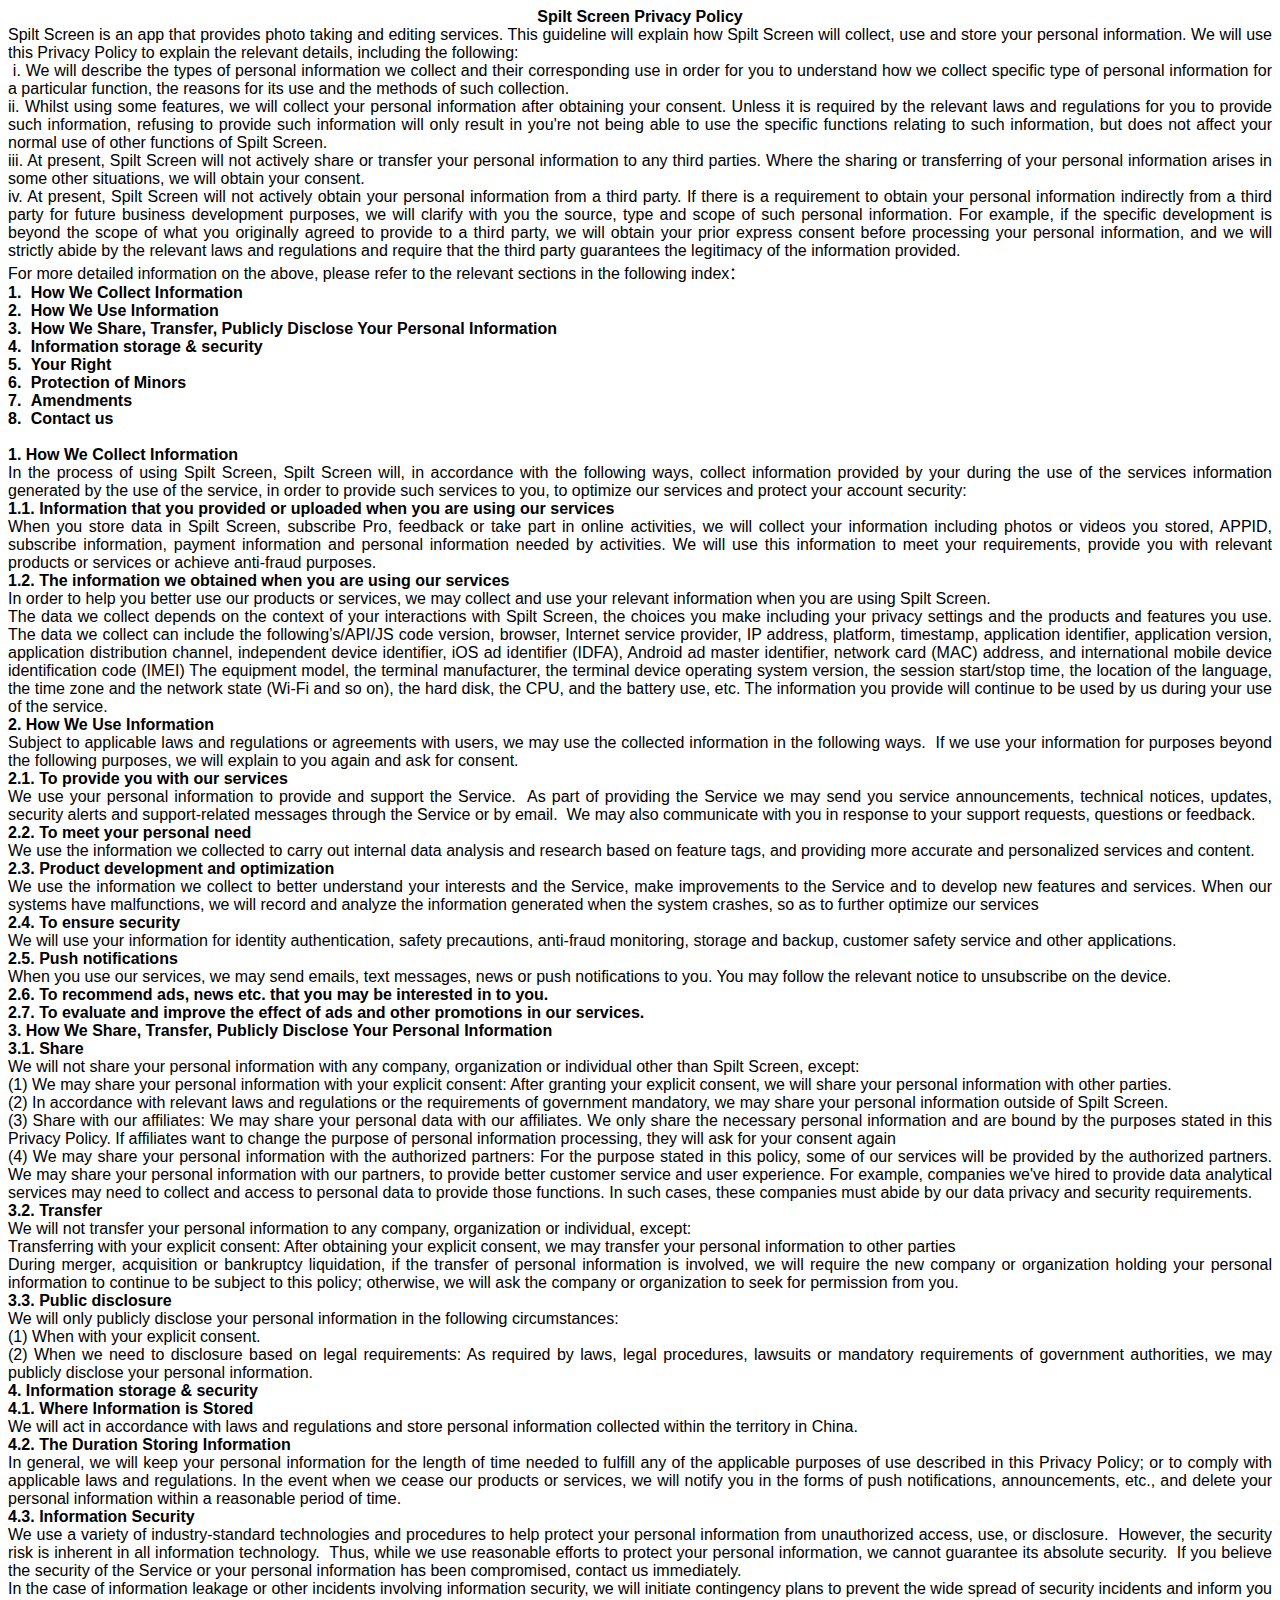
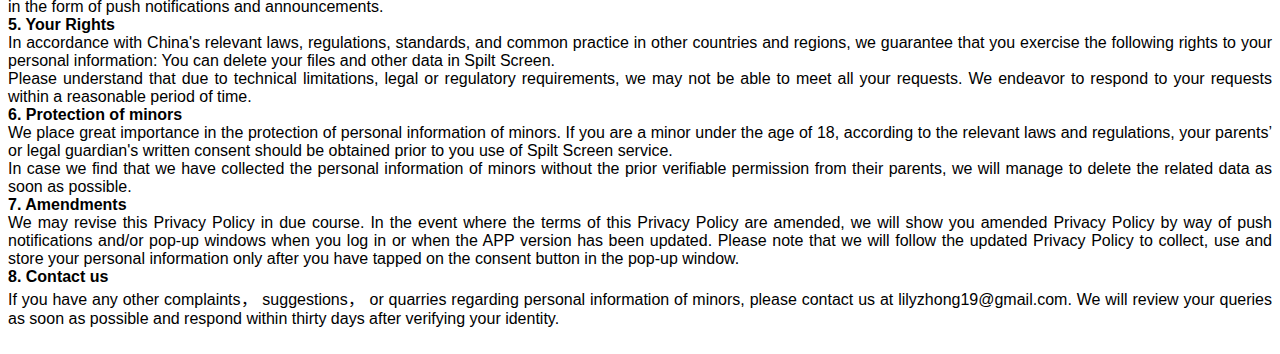
<file: spiltscreen/privacy.html>
<html xmlns:o="urn:schemas-microsoft-com:office:office"
xmlns:w="urn:schemas-microsoft-com:office:word"
xmlns:m="http://schemas.microsoft.com/office/2004/12/omml"
xmlns="http://www.w3.org/TR/REC-html40">

<head>
<meta http-equiv=Content-Type content="text/html; charset=utf-8">
<meta name=ProgId content=Word.Document>
<meta name=Generator content="Microsoft Word 15">
<meta name=Originator content="Microsoft Word 15">
<link rel=File-List href="privacy-policy.fld/filelist.xml">
<!--[if gte mso 9]><xml>
 <o:DocumentProperties>
  <o:Author>lcz@softin-tech.com</o:Author>
  <o:LastAuthor>Microsoft Office User</o:LastAuthor>
  <o:Revision>2</o:Revision>
  <o:TotalTime>12</o:TotalTime>
  <o:Created>2020-01-23T01:09:00Z</o:Created>
  <o:LastSaved>2020-01-23T01:09:00Z</o:LastSaved>
  <o:Pages>10</o:Pages>
  <o:Words>1679</o:Words>
  <o:Characters>9573</o:Characters>
  <o:Lines>79</o:Lines>
  <o:Paragraphs>22</o:Paragraphs>
  <o:CharactersWithSpaces>11230</o:CharactersWithSpaces>
  <o:Version>16.00</o:Version>
 </o:DocumentProperties>
 <o:OfficeDocumentSettings>
  <o:AllowPNG/>
 </o:OfficeDocumentSettings>
</xml><![endif]-->
<link rel=themeData href="privacy-policy.fld/themedata.thmx">
<link rel=colorSchemeMapping href="privacy-policy.fld/colorschememapping.xml">
<!--[if gte mso 9]><xml>
 <w:WordDocument>
  <w:SpellingState>Clean</w:SpellingState>
  <w:GrammarState>Clean</w:GrammarState>
  <w:TrackMoves>false</w:TrackMoves>
  <w:TrackFormatting/>
  <w:PunctuationKerning/>
  <w:DrawingGridVerticalSpacing>7.8 pt</w:DrawingGridVerticalSpacing>
  <w:DisplayHorizontalDrawingGridEvery>0</w:DisplayHorizontalDrawingGridEvery>
  <w:DisplayVerticalDrawingGridEvery>2</w:DisplayVerticalDrawingGridEvery>
  <w:ValidateAgainstSchemas/>
  <w:SaveIfXMLInvalid>false</w:SaveIfXMLInvalid>
  <w:IgnoreMixedContent>false</w:IgnoreMixedContent>
  <w:AlwaysShowPlaceholderText>false</w:AlwaysShowPlaceholderText>
  <w:DoNotPromoteQF/>
  <w:LidThemeOther>EN-US</w:LidThemeOther>
  <w:LidThemeAsian>ZH-CN</w:LidThemeAsian>
  <w:LidThemeComplexScript>X-NONE</w:LidThemeComplexScript>
  <w:Compatibility>
   <w:SpaceForUL/>
   <w:BalanceSingleByteDoubleByteWidth/>
   <w:DoNotLeaveBackslashAlone/>
   <w:ULTrailSpace/>
   <w:DoNotExpandShiftReturn/>
   <w:AdjustLineHeightInTable/>
   <w:BreakWrappedTables/>
   <w:SnapToGridInCell/>
   <w:WrapTextWithPunct/>
   <w:UseAsianBreakRules/>
   <w:DontGrowAutofit/>
   <w:SplitPgBreakAndParaMark/>
   <w:EnableOpenTypeKerning/>
   <w:DontFlipMirrorIndents/>
   <w:OverrideTableStyleHps/>
   <w:UseFELayout/>
  </w:Compatibility>
  <m:mathPr>
   <m:mathFont m:val="Cambria Math"/>
   <m:brkBin m:val="before"/>
   <m:brkBinSub m:val="&#45;-"/>
   <m:smallFrac m:val="off"/>
   <m:dispDef/>
   <m:lMargin m:val="0"/>
   <m:rMargin m:val="0"/>
   <m:defJc m:val="centerGroup"/>
   <m:wrapIndent m:val="1440"/>
   <m:intLim m:val="subSup"/>
   <m:naryLim m:val="undOvr"/>
  </m:mathPr></w:WordDocument>
</xml><![endif]--><!--[if gte mso 9]><xml>
 <w:LatentStyles DefLockedState="false" DefUnhideWhenUsed="false"
  DefSemiHidden="false" DefQFormat="false" DefPriority="99"
  LatentStyleCount="375">
  <w:LsdException Locked="false" Priority="0" QFormat="true" Name="Normal"/>
  <w:LsdException Locked="false" Priority="9" QFormat="true" Name="heading 1"/>
  <w:LsdException Locked="false" Priority="9" SemiHidden="true"
   UnhideWhenUsed="true" QFormat="true" Name="heading 2"/>
  <w:LsdException Locked="false" Priority="9" SemiHidden="true"
   UnhideWhenUsed="true" QFormat="true" Name="heading 3"/>
  <w:LsdException Locked="false" Priority="9" SemiHidden="true"
   UnhideWhenUsed="true" QFormat="true" Name="heading 4"/>
  <w:LsdException Locked="false" Priority="9" SemiHidden="true"
   UnhideWhenUsed="true" QFormat="true" Name="heading 5"/>
  <w:LsdException Locked="false" Priority="9" SemiHidden="true"
   UnhideWhenUsed="true" QFormat="true" Name="heading 6"/>
  <w:LsdException Locked="false" Priority="9" SemiHidden="true"
   UnhideWhenUsed="true" QFormat="true" Name="heading 7"/>
  <w:LsdException Locked="false" Priority="9" SemiHidden="true"
   UnhideWhenUsed="true" QFormat="true" Name="heading 8"/>
  <w:LsdException Locked="false" Priority="9" SemiHidden="true"
   UnhideWhenUsed="true" QFormat="true" Name="heading 9"/>
  <w:LsdException Locked="false" SemiHidden="true" UnhideWhenUsed="true"
   Name="index 1"/>
  <w:LsdException Locked="false" SemiHidden="true" UnhideWhenUsed="true"
   Name="index 2"/>
  <w:LsdException Locked="false" SemiHidden="true" UnhideWhenUsed="true"
   Name="index 3"/>
  <w:LsdException Locked="false" SemiHidden="true" UnhideWhenUsed="true"
   Name="index 4"/>
  <w:LsdException Locked="false" SemiHidden="true" UnhideWhenUsed="true"
   Name="index 5"/>
  <w:LsdException Locked="false" SemiHidden="true" UnhideWhenUsed="true"
   Name="index 6"/>
  <w:LsdException Locked="false" SemiHidden="true" UnhideWhenUsed="true"
   Name="index 7"/>
  <w:LsdException Locked="false" SemiHidden="true" UnhideWhenUsed="true"
   Name="index 8"/>
  <w:LsdException Locked="false" SemiHidden="true" UnhideWhenUsed="true"
   Name="index 9"/>
  <w:LsdException Locked="false" Priority="39" SemiHidden="true"
   UnhideWhenUsed="true" Name="toc 1"/>
  <w:LsdException Locked="false" Priority="39" SemiHidden="true"
   UnhideWhenUsed="true" Name="toc 2"/>
  <w:LsdException Locked="false" Priority="39" SemiHidden="true"
   UnhideWhenUsed="true" Name="toc 3"/>
  <w:LsdException Locked="false" Priority="39" SemiHidden="true"
   UnhideWhenUsed="true" Name="toc 4"/>
  <w:LsdException Locked="false" Priority="39" SemiHidden="true"
   UnhideWhenUsed="true" Name="toc 5"/>
  <w:LsdException Locked="false" Priority="39" SemiHidden="true"
   UnhideWhenUsed="true" Name="toc 6"/>
  <w:LsdException Locked="false" Priority="39" SemiHidden="true"
   UnhideWhenUsed="true" Name="toc 7"/>
  <w:LsdException Locked="false" Priority="39" SemiHidden="true"
   UnhideWhenUsed="true" Name="toc 8"/>
  <w:LsdException Locked="false" Priority="39" SemiHidden="true"
   UnhideWhenUsed="true" Name="toc 9"/>
  <w:LsdException Locked="false" SemiHidden="true" UnhideWhenUsed="true"
   Name="Normal Indent"/>
  <w:LsdException Locked="false" SemiHidden="true" UnhideWhenUsed="true"
   Name="footnote text"/>
  <w:LsdException Locked="false" SemiHidden="true" UnhideWhenUsed="true"
   Name="annotation text"/>
  <w:LsdException Locked="false" SemiHidden="true" UnhideWhenUsed="true"
   Name="header"/>
  <w:LsdException Locked="false" SemiHidden="true" UnhideWhenUsed="true"
   Name="footer"/>
  <w:LsdException Locked="false" SemiHidden="true" UnhideWhenUsed="true"
   Name="index heading"/>
  <w:LsdException Locked="false" Priority="35" SemiHidden="true"
   UnhideWhenUsed="true" QFormat="true" Name="caption"/>
  <w:LsdException Locked="false" SemiHidden="true" UnhideWhenUsed="true"
   Name="table of figures"/>
  <w:LsdException Locked="false" SemiHidden="true" UnhideWhenUsed="true"
   Name="envelope address"/>
  <w:LsdException Locked="false" SemiHidden="true" UnhideWhenUsed="true"
   Name="envelope return"/>
  <w:LsdException Locked="false" SemiHidden="true" UnhideWhenUsed="true"
   Name="footnote reference"/>
  <w:LsdException Locked="false" SemiHidden="true" UnhideWhenUsed="true"
   Name="annotation reference"/>
  <w:LsdException Locked="false" SemiHidden="true" UnhideWhenUsed="true"
   Name="line number"/>
  <w:LsdException Locked="false" SemiHidden="true" UnhideWhenUsed="true"
   Name="page number"/>
  <w:LsdException Locked="false" SemiHidden="true" UnhideWhenUsed="true"
   Name="endnote reference"/>
  <w:LsdException Locked="false" SemiHidden="true" UnhideWhenUsed="true"
   Name="endnote text"/>
  <w:LsdException Locked="false" SemiHidden="true" UnhideWhenUsed="true"
   Name="table of authorities"/>
  <w:LsdException Locked="false" SemiHidden="true" UnhideWhenUsed="true"
   Name="macro"/>
  <w:LsdException Locked="false" SemiHidden="true" UnhideWhenUsed="true"
   Name="toa heading"/>
  <w:LsdException Locked="false" SemiHidden="true" UnhideWhenUsed="true"
   Name="List"/>
  <w:LsdException Locked="false" SemiHidden="true" UnhideWhenUsed="true"
   Name="List Bullet"/>
  <w:LsdException Locked="false" SemiHidden="true" UnhideWhenUsed="true"
   Name="List Number"/>
  <w:LsdException Locked="false" SemiHidden="true" UnhideWhenUsed="true"
   Name="List 2"/>
  <w:LsdException Locked="false" SemiHidden="true" UnhideWhenUsed="true"
   Name="List 3"/>
  <w:LsdException Locked="false" SemiHidden="true" UnhideWhenUsed="true"
   Name="List 4"/>
  <w:LsdException Locked="false" SemiHidden="true" UnhideWhenUsed="true"
   Name="List 5"/>
  <w:LsdException Locked="false" SemiHidden="true" UnhideWhenUsed="true"
   Name="List Bullet 2"/>
  <w:LsdException Locked="false" SemiHidden="true" UnhideWhenUsed="true"
   Name="List Bullet 3"/>
  <w:LsdException Locked="false" SemiHidden="true" UnhideWhenUsed="true"
   Name="List Bullet 4"/>
  <w:LsdException Locked="false" SemiHidden="true" UnhideWhenUsed="true"
   Name="List Bullet 5"/>
  <w:LsdException Locked="false" SemiHidden="true" UnhideWhenUsed="true"
   Name="List Number 2"/>
  <w:LsdException Locked="false" SemiHidden="true" UnhideWhenUsed="true"
   Name="List Number 3"/>
  <w:LsdException Locked="false" SemiHidden="true" UnhideWhenUsed="true"
   Name="List Number 4"/>
  <w:LsdException Locked="false" SemiHidden="true" UnhideWhenUsed="true"
   Name="List Number 5"/>
  <w:LsdException Locked="false" Priority="10" QFormat="true" Name="Title"/>
  <w:LsdException Locked="false" SemiHidden="true" UnhideWhenUsed="true"
   Name="Closing"/>
  <w:LsdException Locked="false" SemiHidden="true" UnhideWhenUsed="true"
   Name="Signature"/>
  <w:LsdException Locked="false" Priority="1" SemiHidden="true"
   UnhideWhenUsed="true" Name="Default Paragraph Font"/>
  <w:LsdException Locked="false" SemiHidden="true" UnhideWhenUsed="true"
   Name="Body Text"/>
  <w:LsdException Locked="false" SemiHidden="true" UnhideWhenUsed="true"
   Name="Body Text Indent"/>
  <w:LsdException Locked="false" SemiHidden="true" UnhideWhenUsed="true"
   Name="List Continue"/>
  <w:LsdException Locked="false" SemiHidden="true" UnhideWhenUsed="true"
   Name="List Continue 2"/>
  <w:LsdException Locked="false" SemiHidden="true" UnhideWhenUsed="true"
   Name="List Continue 3"/>
  <w:LsdException Locked="false" SemiHidden="true" UnhideWhenUsed="true"
   Name="List Continue 4"/>
  <w:LsdException Locked="false" SemiHidden="true" UnhideWhenUsed="true"
   Name="List Continue 5"/>
  <w:LsdException Locked="false" SemiHidden="true" UnhideWhenUsed="true"
   Name="Message Header"/>
  <w:LsdException Locked="false" Priority="11" QFormat="true" Name="Subtitle"/>
  <w:LsdException Locked="false" SemiHidden="true" UnhideWhenUsed="true"
   Name="Salutation"/>
  <w:LsdException Locked="false" SemiHidden="true" UnhideWhenUsed="true"
   Name="Date"/>
  <w:LsdException Locked="false" SemiHidden="true" UnhideWhenUsed="true"
   Name="Body Text First Indent"/>
  <w:LsdException Locked="false" SemiHidden="true" UnhideWhenUsed="true"
   Name="Body Text First Indent 2"/>
  <w:LsdException Locked="false" SemiHidden="true" UnhideWhenUsed="true"
   Name="Note Heading"/>
  <w:LsdException Locked="false" SemiHidden="true" UnhideWhenUsed="true"
   Name="Body Text 2"/>
  <w:LsdException Locked="false" SemiHidden="true" UnhideWhenUsed="true"
   Name="Body Text 3"/>
  <w:LsdException Locked="false" SemiHidden="true" UnhideWhenUsed="true"
   Name="Body Text Indent 2"/>
  <w:LsdException Locked="false" SemiHidden="true" UnhideWhenUsed="true"
   Name="Body Text Indent 3"/>
  <w:LsdException Locked="false" SemiHidden="true" UnhideWhenUsed="true"
   Name="Block Text"/>
  <w:LsdException Locked="false" SemiHidden="true" UnhideWhenUsed="true"
   Name="Hyperlink"/>
  <w:LsdException Locked="false" SemiHidden="true" UnhideWhenUsed="true"
   Name="FollowedHyperlink"/>
  <w:LsdException Locked="false" Priority="22" QFormat="true" Name="Strong"/>
  <w:LsdException Locked="false" Priority="20" QFormat="true" Name="Emphasis"/>
  <w:LsdException Locked="false" SemiHidden="true" UnhideWhenUsed="true"
   Name="Document Map"/>
  <w:LsdException Locked="false" SemiHidden="true" UnhideWhenUsed="true"
   Name="Plain Text"/>
  <w:LsdException Locked="false" SemiHidden="true" UnhideWhenUsed="true"
   Name="E-mail Signature"/>
  <w:LsdException Locked="false" SemiHidden="true" UnhideWhenUsed="true"
   Name="HTML Top of Form"/>
  <w:LsdException Locked="false" SemiHidden="true" UnhideWhenUsed="true"
   Name="HTML Bottom of Form"/>
  <w:LsdException Locked="false" SemiHidden="true" UnhideWhenUsed="true"
   Name="Normal (Web)"/>
  <w:LsdException Locked="false" SemiHidden="true" UnhideWhenUsed="true"
   Name="HTML Acronym"/>
  <w:LsdException Locked="false" SemiHidden="true" UnhideWhenUsed="true"
   Name="HTML Address"/>
  <w:LsdException Locked="false" SemiHidden="true" UnhideWhenUsed="true"
   Name="HTML Cite"/>
  <w:LsdException Locked="false" SemiHidden="true" UnhideWhenUsed="true"
   Name="HTML Code"/>
  <w:LsdException Locked="false" SemiHidden="true" UnhideWhenUsed="true"
   Name="HTML Definition"/>
  <w:LsdException Locked="false" SemiHidden="true" UnhideWhenUsed="true"
   Name="HTML Keyboard"/>
  <w:LsdException Locked="false" SemiHidden="true" UnhideWhenUsed="true"
   Name="HTML Preformatted"/>
  <w:LsdException Locked="false" SemiHidden="true" UnhideWhenUsed="true"
   Name="HTML Sample"/>
  <w:LsdException Locked="false" SemiHidden="true" UnhideWhenUsed="true"
   Name="HTML Typewriter"/>
  <w:LsdException Locked="false" SemiHidden="true" UnhideWhenUsed="true"
   Name="HTML Variable"/>
  <w:LsdException Locked="false" SemiHidden="true" UnhideWhenUsed="true"
   Name="Normal Table"/>
  <w:LsdException Locked="false" SemiHidden="true" UnhideWhenUsed="true"
   Name="annotation subject"/>
  <w:LsdException Locked="false" SemiHidden="true" UnhideWhenUsed="true"
   Name="No List"/>
  <w:LsdException Locked="false" SemiHidden="true" UnhideWhenUsed="true"
   Name="Outline List 1"/>
  <w:LsdException Locked="false" SemiHidden="true" UnhideWhenUsed="true"
   Name="Outline List 2"/>
  <w:LsdException Locked="false" SemiHidden="true" UnhideWhenUsed="true"
   Name="Outline List 3"/>
  <w:LsdException Locked="false" SemiHidden="true" UnhideWhenUsed="true"
   Name="Table Simple 1"/>
  <w:LsdException Locked="false" SemiHidden="true" UnhideWhenUsed="true"
   Name="Table Simple 2"/>
  <w:LsdException Locked="false" SemiHidden="true" UnhideWhenUsed="true"
   Name="Table Simple 3"/>
  <w:LsdException Locked="false" SemiHidden="true" UnhideWhenUsed="true"
   Name="Table Classic 1"/>
  <w:LsdException Locked="false" SemiHidden="true" UnhideWhenUsed="true"
   Name="Table Classic 2"/>
  <w:LsdException Locked="false" SemiHidden="true" UnhideWhenUsed="true"
   Name="Table Classic 3"/>
  <w:LsdException Locked="false" SemiHidden="true" UnhideWhenUsed="true"
   Name="Table Classic 4"/>
  <w:LsdException Locked="false" SemiHidden="true" UnhideWhenUsed="true"
   Name="Table Colorful 1"/>
  <w:LsdException Locked="false" SemiHidden="true" UnhideWhenUsed="true"
   Name="Table Colorful 2"/>
  <w:LsdException Locked="false" SemiHidden="true" UnhideWhenUsed="true"
   Name="Table Colorful 3"/>
  <w:LsdException Locked="false" SemiHidden="true" UnhideWhenUsed="true"
   Name="Table Columns 1"/>
  <w:LsdException Locked="false" SemiHidden="true" UnhideWhenUsed="true"
   Name="Table Columns 2"/>
  <w:LsdException Locked="false" SemiHidden="true" UnhideWhenUsed="true"
   Name="Table Columns 3"/>
  <w:LsdException Locked="false" SemiHidden="true" UnhideWhenUsed="true"
   Name="Table Columns 4"/>
  <w:LsdException Locked="false" SemiHidden="true" UnhideWhenUsed="true"
   Name="Table Columns 5"/>
  <w:LsdException Locked="false" SemiHidden="true" UnhideWhenUsed="true"
   Name="Table Grid 1"/>
  <w:LsdException Locked="false" SemiHidden="true" UnhideWhenUsed="true"
   Name="Table Grid 2"/>
  <w:LsdException Locked="false" SemiHidden="true" UnhideWhenUsed="true"
   Name="Table Grid 3"/>
  <w:LsdException Locked="false" SemiHidden="true" UnhideWhenUsed="true"
   Name="Table Grid 4"/>
  <w:LsdException Locked="false" SemiHidden="true" UnhideWhenUsed="true"
   Name="Table Grid 5"/>
  <w:LsdException Locked="false" SemiHidden="true" UnhideWhenUsed="true"
   Name="Table Grid 6"/>
  <w:LsdException Locked="false" SemiHidden="true" UnhideWhenUsed="true"
   Name="Table Grid 7"/>
  <w:LsdException Locked="false" SemiHidden="true" UnhideWhenUsed="true"
   Name="Table Grid 8"/>
  <w:LsdException Locked="false" SemiHidden="true" UnhideWhenUsed="true"
   Name="Table List 1"/>
  <w:LsdException Locked="false" SemiHidden="true" UnhideWhenUsed="true"
   Name="Table List 2"/>
  <w:LsdException Locked="false" SemiHidden="true" UnhideWhenUsed="true"
   Name="Table List 3"/>
  <w:LsdException Locked="false" SemiHidden="true" UnhideWhenUsed="true"
   Name="Table List 4"/>
  <w:LsdException Locked="false" SemiHidden="true" UnhideWhenUsed="true"
   Name="Table List 5"/>
  <w:LsdException Locked="false" SemiHidden="true" UnhideWhenUsed="true"
   Name="Table List 6"/>
  <w:LsdException Locked="false" SemiHidden="true" UnhideWhenUsed="true"
   Name="Table List 7"/>
  <w:LsdException Locked="false" SemiHidden="true" UnhideWhenUsed="true"
   Name="Table List 8"/>
  <w:LsdException Locked="false" SemiHidden="true" UnhideWhenUsed="true"
   Name="Table 3D effects 1"/>
  <w:LsdException Locked="false" SemiHidden="true" UnhideWhenUsed="true"
   Name="Table 3D effects 2"/>
  <w:LsdException Locked="false" SemiHidden="true" UnhideWhenUsed="true"
   Name="Table 3D effects 3"/>
  <w:LsdException Locked="false" SemiHidden="true" UnhideWhenUsed="true"
   Name="Table Contemporary"/>
  <w:LsdException Locked="false" SemiHidden="true" UnhideWhenUsed="true"
   Name="Table Elegant"/>
  <w:LsdException Locked="false" SemiHidden="true" UnhideWhenUsed="true"
   Name="Table Professional"/>
  <w:LsdException Locked="false" SemiHidden="true" UnhideWhenUsed="true"
   Name="Table Subtle 1"/>
  <w:LsdException Locked="false" SemiHidden="true" UnhideWhenUsed="true"
   Name="Table Subtle 2"/>
  <w:LsdException Locked="false" SemiHidden="true" UnhideWhenUsed="true"
   Name="Table Web 1"/>
  <w:LsdException Locked="false" SemiHidden="true" UnhideWhenUsed="true"
   Name="Table Web 2"/>
  <w:LsdException Locked="false" SemiHidden="true" UnhideWhenUsed="true"
   Name="Table Web 3"/>
  <w:LsdException Locked="false" SemiHidden="true" UnhideWhenUsed="true"
   Name="Balloon Text"/>
  <w:LsdException Locked="false" Priority="39" Name="Table Grid"/>
  <w:LsdException Locked="false" SemiHidden="true" UnhideWhenUsed="true"
   Name="Table Theme"/>
  <w:LsdException Locked="false" SemiHidden="true" Name="Placeholder Text"/>
  <w:LsdException Locked="false" Priority="1" QFormat="true" Name="No Spacing"/>
  <w:LsdException Locked="false" Priority="60" Name="Light Shading"/>
  <w:LsdException Locked="false" Priority="61" Name="Light List"/>
  <w:LsdException Locked="false" Priority="62" Name="Light Grid"/>
  <w:LsdException Locked="false" Priority="63" Name="Medium Shading 1"/>
  <w:LsdException Locked="false" Priority="64" Name="Medium Shading 2"/>
  <w:LsdException Locked="false" Priority="65" Name="Medium List 1"/>
  <w:LsdException Locked="false" Priority="66" Name="Medium List 2"/>
  <w:LsdException Locked="false" Priority="67" Name="Medium Grid 1"/>
  <w:LsdException Locked="false" Priority="68" Name="Medium Grid 2"/>
  <w:LsdException Locked="false" Priority="69" Name="Medium Grid 3"/>
  <w:LsdException Locked="false" Priority="70" Name="Dark List"/>
  <w:LsdException Locked="false" Priority="71" Name="Colorful Shading"/>
  <w:LsdException Locked="false" Priority="72" Name="Colorful List"/>
  <w:LsdException Locked="false" Priority="73" Name="Colorful Grid"/>
  <w:LsdException Locked="false" Priority="60" Name="Light Shading Accent 1"/>
  <w:LsdException Locked="false" Priority="61" Name="Light List Accent 1"/>
  <w:LsdException Locked="false" Priority="62" Name="Light Grid Accent 1"/>
  <w:LsdException Locked="false" Priority="63" Name="Medium Shading 1 Accent 1"/>
  <w:LsdException Locked="false" Priority="64" Name="Medium Shading 2 Accent 1"/>
  <w:LsdException Locked="false" Priority="65" Name="Medium List 1 Accent 1"/>
  <w:LsdException Locked="false" SemiHidden="true" Name="Revision"/>
  <w:LsdException Locked="false" Priority="34" QFormat="true"
   Name="List Paragraph"/>
  <w:LsdException Locked="false" Priority="29" QFormat="true" Name="Quote"/>
  <w:LsdException Locked="false" Priority="30" QFormat="true"
   Name="Intense Quote"/>
  <w:LsdException Locked="false" Priority="66" Name="Medium List 2 Accent 1"/>
  <w:LsdException Locked="false" Priority="67" Name="Medium Grid 1 Accent 1"/>
  <w:LsdException Locked="false" Priority="68" Name="Medium Grid 2 Accent 1"/>
  <w:LsdException Locked="false" Priority="69" Name="Medium Grid 3 Accent 1"/>
  <w:LsdException Locked="false" Priority="70" Name="Dark List Accent 1"/>
  <w:LsdException Locked="false" Priority="71" Name="Colorful Shading Accent 1"/>
  <w:LsdException Locked="false" Priority="72" Name="Colorful List Accent 1"/>
  <w:LsdException Locked="false" Priority="73" Name="Colorful Grid Accent 1"/>
  <w:LsdException Locked="false" Priority="60" Name="Light Shading Accent 2"/>
  <w:LsdException Locked="false" Priority="61" Name="Light List Accent 2"/>
  <w:LsdException Locked="false" Priority="62" Name="Light Grid Accent 2"/>
  <w:LsdException Locked="false" Priority="63" Name="Medium Shading 1 Accent 2"/>
  <w:LsdException Locked="false" Priority="64" Name="Medium Shading 2 Accent 2"/>
  <w:LsdException Locked="false" Priority="65" Name="Medium List 1 Accent 2"/>
  <w:LsdException Locked="false" Priority="66" Name="Medium List 2 Accent 2"/>
  <w:LsdException Locked="false" Priority="67" Name="Medium Grid 1 Accent 2"/>
  <w:LsdException Locked="false" Priority="68" Name="Medium Grid 2 Accent 2"/>
  <w:LsdException Locked="false" Priority="69" Name="Medium Grid 3 Accent 2"/>
  <w:LsdException Locked="false" Priority="70" Name="Dark List Accent 2"/>
  <w:LsdException Locked="false" Priority="71" Name="Colorful Shading Accent 2"/>
  <w:LsdException Locked="false" Priority="72" Name="Colorful List Accent 2"/>
  <w:LsdException Locked="false" Priority="73" Name="Colorful Grid Accent 2"/>
  <w:LsdException Locked="false" Priority="60" Name="Light Shading Accent 3"/>
  <w:LsdException Locked="false" Priority="61" Name="Light List Accent 3"/>
  <w:LsdException Locked="false" Priority="62" Name="Light Grid Accent 3"/>
  <w:LsdException Locked="false" Priority="63" Name="Medium Shading 1 Accent 3"/>
  <w:LsdException Locked="false" Priority="64" Name="Medium Shading 2 Accent 3"/>
  <w:LsdException Locked="false" Priority="65" Name="Medium List 1 Accent 3"/>
  <w:LsdException Locked="false" Priority="66" Name="Medium List 2 Accent 3"/>
  <w:LsdException Locked="false" Priority="67" Name="Medium Grid 1 Accent 3"/>
  <w:LsdException Locked="false" Priority="68" Name="Medium Grid 2 Accent 3"/>
  <w:LsdException Locked="false" Priority="69" Name="Medium Grid 3 Accent 3"/>
  <w:LsdException Locked="false" Priority="70" Name="Dark List Accent 3"/>
  <w:LsdException Locked="false" Priority="71" Name="Colorful Shading Accent 3"/>
  <w:LsdException Locked="false" Priority="72" Name="Colorful List Accent 3"/>
  <w:LsdException Locked="false" Priority="73" Name="Colorful Grid Accent 3"/>
  <w:LsdException Locked="false" Priority="60" Name="Light Shading Accent 4"/>
  <w:LsdException Locked="false" Priority="61" Name="Light List Accent 4"/>
  <w:LsdException Locked="false" Priority="62" Name="Light Grid Accent 4"/>
  <w:LsdException Locked="false" Priority="63" Name="Medium Shading 1 Accent 4"/>
  <w:LsdException Locked="false" Priority="64" Name="Medium Shading 2 Accent 4"/>
  <w:LsdException Locked="false" Priority="65" Name="Medium List 1 Accent 4"/>
  <w:LsdException Locked="false" Priority="66" Name="Medium List 2 Accent 4"/>
  <w:LsdException Locked="false" Priority="67" Name="Medium Grid 1 Accent 4"/>
  <w:LsdException Locked="false" Priority="68" Name="Medium Grid 2 Accent 4"/>
  <w:LsdException Locked="false" Priority="69" Name="Medium Grid 3 Accent 4"/>
  <w:LsdException Locked="false" Priority="70" Name="Dark List Accent 4"/>
  <w:LsdException Locked="false" Priority="71" Name="Colorful Shading Accent 4"/>
  <w:LsdException Locked="false" Priority="72" Name="Colorful List Accent 4"/>
  <w:LsdException Locked="false" Priority="73" Name="Colorful Grid Accent 4"/>
  <w:LsdException Locked="false" Priority="60" Name="Light Shading Accent 5"/>
  <w:LsdException Locked="false" Priority="61" Name="Light List Accent 5"/>
  <w:LsdException Locked="false" Priority="62" Name="Light Grid Accent 5"/>
  <w:LsdException Locked="false" Priority="63" Name="Medium Shading 1 Accent 5"/>
  <w:LsdException Locked="false" Priority="64" Name="Medium Shading 2 Accent 5"/>
  <w:LsdException Locked="false" Priority="65" Name="Medium List 1 Accent 5"/>
  <w:LsdException Locked="false" Priority="66" Name="Medium List 2 Accent 5"/>
  <w:LsdException Locked="false" Priority="67" Name="Medium Grid 1 Accent 5"/>
  <w:LsdException Locked="false" Priority="68" Name="Medium Grid 2 Accent 5"/>
  <w:LsdException Locked="false" Priority="69" Name="Medium Grid 3 Accent 5"/>
  <w:LsdException Locked="false" Priority="70" Name="Dark List Accent 5"/>
  <w:LsdException Locked="false" Priority="71" Name="Colorful Shading Accent 5"/>
  <w:LsdException Locked="false" Priority="72" Name="Colorful List Accent 5"/>
  <w:LsdException Locked="false" Priority="73" Name="Colorful Grid Accent 5"/>
  <w:LsdException Locked="false" Priority="60" Name="Light Shading Accent 6"/>
  <w:LsdException Locked="false" Priority="61" Name="Light List Accent 6"/>
  <w:LsdException Locked="false" Priority="62" Name="Light Grid Accent 6"/>
  <w:LsdException Locked="false" Priority="63" Name="Medium Shading 1 Accent 6"/>
  <w:LsdException Locked="false" Priority="64" Name="Medium Shading 2 Accent 6"/>
  <w:LsdException Locked="false" Priority="65" Name="Medium List 1 Accent 6"/>
  <w:LsdException Locked="false" Priority="66" Name="Medium List 2 Accent 6"/>
  <w:LsdException Locked="false" Priority="67" Name="Medium Grid 1 Accent 6"/>
  <w:LsdException Locked="false" Priority="68" Name="Medium Grid 2 Accent 6"/>
  <w:LsdException Locked="false" Priority="69" Name="Medium Grid 3 Accent 6"/>
  <w:LsdException Locked="false" Priority="70" Name="Dark List Accent 6"/>
  <w:LsdException Locked="false" Priority="71" Name="Colorful Shading Accent 6"/>
  <w:LsdException Locked="false" Priority="72" Name="Colorful List Accent 6"/>
  <w:LsdException Locked="false" Priority="73" Name="Colorful Grid Accent 6"/>
  <w:LsdException Locked="false" Priority="19" QFormat="true"
   Name="Subtle Emphasis"/>
  <w:LsdException Locked="false" Priority="21" QFormat="true"
   Name="Intense Emphasis"/>
  <w:LsdException Locked="false" Priority="31" QFormat="true"
   Name="Subtle Reference"/>
  <w:LsdException Locked="false" Priority="32" QFormat="true"
   Name="Intense Reference"/>
  <w:LsdException Locked="false" Priority="33" QFormat="true" Name="Book Title"/>
  <w:LsdException Locked="false" Priority="37" SemiHidden="true"
   UnhideWhenUsed="true" Name="Bibliography"/>
  <w:LsdException Locked="false" Priority="39" SemiHidden="true"
   UnhideWhenUsed="true" QFormat="true" Name="TOC Heading"/>
  <w:LsdException Locked="false" Priority="41" Name="Plain Table 1"/>
  <w:LsdException Locked="false" Priority="42" Name="Plain Table 2"/>
  <w:LsdException Locked="false" Priority="43" Name="Plain Table 3"/>
  <w:LsdException Locked="false" Priority="44" Name="Plain Table 4"/>
  <w:LsdException Locked="false" Priority="45" Name="Plain Table 5"/>
  <w:LsdException Locked="false" Priority="40" Name="Grid Table Light"/>
  <w:LsdException Locked="false" Priority="46" Name="Grid Table 1 Light"/>
  <w:LsdException Locked="false" Priority="47" Name="Grid Table 2"/>
  <w:LsdException Locked="false" Priority="48" Name="Grid Table 3"/>
  <w:LsdException Locked="false" Priority="49" Name="Grid Table 4"/>
  <w:LsdException Locked="false" Priority="50" Name="Grid Table 5 Dark"/>
  <w:LsdException Locked="false" Priority="51" Name="Grid Table 6 Colorful"/>
  <w:LsdException Locked="false" Priority="52" Name="Grid Table 7 Colorful"/>
  <w:LsdException Locked="false" Priority="46"
   Name="Grid Table 1 Light Accent 1"/>
  <w:LsdException Locked="false" Priority="47" Name="Grid Table 2 Accent 1"/>
  <w:LsdException Locked="false" Priority="48" Name="Grid Table 3 Accent 1"/>
  <w:LsdException Locked="false" Priority="49" Name="Grid Table 4 Accent 1"/>
  <w:LsdException Locked="false" Priority="50" Name="Grid Table 5 Dark Accent 1"/>
  <w:LsdException Locked="false" Priority="51"
   Name="Grid Table 6 Colorful Accent 1"/>
  <w:LsdException Locked="false" Priority="52"
   Name="Grid Table 7 Colorful Accent 1"/>
  <w:LsdException Locked="false" Priority="46"
   Name="Grid Table 1 Light Accent 2"/>
  <w:LsdException Locked="false" Priority="47" Name="Grid Table 2 Accent 2"/>
  <w:LsdException Locked="false" Priority="48" Name="Grid Table 3 Accent 2"/>
  <w:LsdException Locked="false" Priority="49" Name="Grid Table 4 Accent 2"/>
  <w:LsdException Locked="false" Priority="50" Name="Grid Table 5 Dark Accent 2"/>
  <w:LsdException Locked="false" Priority="51"
   Name="Grid Table 6 Colorful Accent 2"/>
  <w:LsdException Locked="false" Priority="52"
   Name="Grid Table 7 Colorful Accent 2"/>
  <w:LsdException Locked="false" Priority="46"
   Name="Grid Table 1 Light Accent 3"/>
  <w:LsdException Locked="false" Priority="47" Name="Grid Table 2 Accent 3"/>
  <w:LsdException Locked="false" Priority="48" Name="Grid Table 3 Accent 3"/>
  <w:LsdException Locked="false" Priority="49" Name="Grid Table 4 Accent 3"/>
  <w:LsdException Locked="false" Priority="50" Name="Grid Table 5 Dark Accent 3"/>
  <w:LsdException Locked="false" Priority="51"
   Name="Grid Table 6 Colorful Accent 3"/>
  <w:LsdException Locked="false" Priority="52"
   Name="Grid Table 7 Colorful Accent 3"/>
  <w:LsdException Locked="false" Priority="46"
   Name="Grid Table 1 Light Accent 4"/>
  <w:LsdException Locked="false" Priority="47" Name="Grid Table 2 Accent 4"/>
  <w:LsdException Locked="false" Priority="48" Name="Grid Table 3 Accent 4"/>
  <w:LsdException Locked="false" Priority="49" Name="Grid Table 4 Accent 4"/>
  <w:LsdException Locked="false" Priority="50" Name="Grid Table 5 Dark Accent 4"/>
  <w:LsdException Locked="false" Priority="51"
   Name="Grid Table 6 Colorful Accent 4"/>
  <w:LsdException Locked="false" Priority="52"
   Name="Grid Table 7 Colorful Accent 4"/>
  <w:LsdException Locked="false" Priority="46"
   Name="Grid Table 1 Light Accent 5"/>
  <w:LsdException Locked="false" Priority="47" Name="Grid Table 2 Accent 5"/>
  <w:LsdException Locked="false" Priority="48" Name="Grid Table 3 Accent 5"/>
  <w:LsdException Locked="false" Priority="49" Name="Grid Table 4 Accent 5"/>
  <w:LsdException Locked="false" Priority="50" Name="Grid Table 5 Dark Accent 5"/>
  <w:LsdException Locked="false" Priority="51"
   Name="Grid Table 6 Colorful Accent 5"/>
  <w:LsdException Locked="false" Priority="52"
   Name="Grid Table 7 Colorful Accent 5"/>
  <w:LsdException Locked="false" Priority="46"
   Name="Grid Table 1 Light Accent 6"/>
  <w:LsdException Locked="false" Priority="47" Name="Grid Table 2 Accent 6"/>
  <w:LsdException Locked="false" Priority="48" Name="Grid Table 3 Accent 6"/>
  <w:LsdException Locked="false" Priority="49" Name="Grid Table 4 Accent 6"/>
  <w:LsdException Locked="false" Priority="50" Name="Grid Table 5 Dark Accent 6"/>
  <w:LsdException Locked="false" Priority="51"
   Name="Grid Table 6 Colorful Accent 6"/>
  <w:LsdException Locked="false" Priority="52"
   Name="Grid Table 7 Colorful Accent 6"/>
  <w:LsdException Locked="false" Priority="46" Name="List Table 1 Light"/>
  <w:LsdException Locked="false" Priority="47" Name="List Table 2"/>
  <w:LsdException Locked="false" Priority="48" Name="List Table 3"/>
  <w:LsdException Locked="false" Priority="49" Name="List Table 4"/>
  <w:LsdException Locked="false" Priority="50" Name="List Table 5 Dark"/>
  <w:LsdException Locked="false" Priority="51" Name="List Table 6 Colorful"/>
  <w:LsdException Locked="false" Priority="52" Name="List Table 7 Colorful"/>
  <w:LsdException Locked="false" Priority="46"
   Name="List Table 1 Light Accent 1"/>
  <w:LsdException Locked="false" Priority="47" Name="List Table 2 Accent 1"/>
  <w:LsdException Locked="false" Priority="48" Name="List Table 3 Accent 1"/>
  <w:LsdException Locked="false" Priority="49" Name="List Table 4 Accent 1"/>
  <w:LsdException Locked="false" Priority="50" Name="List Table 5 Dark Accent 1"/>
  <w:LsdException Locked="false" Priority="51"
   Name="List Table 6 Colorful Accent 1"/>
  <w:LsdException Locked="false" Priority="52"
   Name="List Table 7 Colorful Accent 1"/>
  <w:LsdException Locked="false" Priority="46"
   Name="List Table 1 Light Accent 2"/>
  <w:LsdException Locked="false" Priority="47" Name="List Table 2 Accent 2"/>
  <w:LsdException Locked="false" Priority="48" Name="List Table 3 Accent 2"/>
  <w:LsdException Locked="false" Priority="49" Name="List Table 4 Accent 2"/>
  <w:LsdException Locked="false" Priority="50" Name="List Table 5 Dark Accent 2"/>
  <w:LsdException Locked="false" Priority="51"
   Name="List Table 6 Colorful Accent 2"/>
  <w:LsdException Locked="false" Priority="52"
   Name="List Table 7 Colorful Accent 2"/>
  <w:LsdException Locked="false" Priority="46"
   Name="List Table 1 Light Accent 3"/>
  <w:LsdException Locked="false" Priority="47" Name="List Table 2 Accent 3"/>
  <w:LsdException Locked="false" Priority="48" Name="List Table 3 Accent 3"/>
  <w:LsdException Locked="false" Priority="49" Name="List Table 4 Accent 3"/>
  <w:LsdException Locked="false" Priority="50" Name="List Table 5 Dark Accent 3"/>
  <w:LsdException Locked="false" Priority="51"
   Name="List Table 6 Colorful Accent 3"/>
  <w:LsdException Locked="false" Priority="52"
   Name="List Table 7 Colorful Accent 3"/>
  <w:LsdException Locked="false" Priority="46"
   Name="List Table 1 Light Accent 4"/>
  <w:LsdException Locked="false" Priority="47" Name="List Table 2 Accent 4"/>
  <w:LsdException Locked="false" Priority="48" Name="List Table 3 Accent 4"/>
  <w:LsdException Locked="false" Priority="49" Name="List Table 4 Accent 4"/>
  <w:LsdException Locked="false" Priority="50" Name="List Table 5 Dark Accent 4"/>
  <w:LsdException Locked="false" Priority="51"
   Name="List Table 6 Colorful Accent 4"/>
  <w:LsdException Locked="false" Priority="52"
   Name="List Table 7 Colorful Accent 4"/>
  <w:LsdException Locked="false" Priority="46"
   Name="List Table 1 Light Accent 5"/>
  <w:LsdException Locked="false" Priority="47" Name="List Table 2 Accent 5"/>
  <w:LsdException Locked="false" Priority="48" Name="List Table 3 Accent 5"/>
  <w:LsdException Locked="false" Priority="49" Name="List Table 4 Accent 5"/>
  <w:LsdException Locked="false" Priority="50" Name="List Table 5 Dark Accent 5"/>
  <w:LsdException Locked="false" Priority="51"
   Name="List Table 6 Colorful Accent 5"/>
  <w:LsdException Locked="false" Priority="52"
   Name="List Table 7 Colorful Accent 5"/>
  <w:LsdException Locked="false" Priority="46"
   Name="List Table 1 Light Accent 6"/>
  <w:LsdException Locked="false" Priority="47" Name="List Table 2 Accent 6"/>
  <w:LsdException Locked="false" Priority="48" Name="List Table 3 Accent 6"/>
  <w:LsdException Locked="false" Priority="49" Name="List Table 4 Accent 6"/>
  <w:LsdException Locked="false" Priority="50" Name="List Table 5 Dark Accent 6"/>
  <w:LsdException Locked="false" Priority="51"
   Name="List Table 6 Colorful Accent 6"/>
  <w:LsdException Locked="false" Priority="52"
   Name="List Table 7 Colorful Accent 6"/>
  <w:LsdException Locked="false" SemiHidden="true" UnhideWhenUsed="true"
   Name="Mention"/>
  <w:LsdException Locked="false" SemiHidden="true" UnhideWhenUsed="true"
   Name="Smart Hyperlink"/>
  <w:LsdException Locked="false" SemiHidden="true" UnhideWhenUsed="true"
   Name="Hashtag"/>
  <w:LsdException Locked="false" SemiHidden="true" UnhideWhenUsed="true"
   Name="Unresolved Mention"/>
 </w:LatentStyles>
</xml><![endif]-->
<style>
<!--
 /* Font Definitions */
 @font-face
	{font-family:"MS Gothic";
	panose-1:2 11 6 9 7 2 5 8 2 4;
	mso-font-alt:"ＭＳ ゴシック";
	mso-font-charset:128;
	mso-generic-font-family:modern;
	mso-font-pitch:fixed;
	mso-font-signature:-536870145 1791491579 134217746 0 131231 0;}
@font-face
	{font-family:"Cambria Math";
	panose-1:2 4 5 3 5 4 6 3 2 4;
	mso-font-charset:0;
	mso-generic-font-family:roman;
	mso-font-pitch:variable;
	mso-font-signature:3 0 0 0 1 0;}
@font-face
	{font-family:DengXian;
	panose-1:2 1 6 0 3 1 1 1 1 1;
	mso-font-alt:等线;
	mso-font-charset:134;
	mso-generic-font-family:auto;
	mso-font-pitch:variable;
	mso-font-signature:-1610612033 953122042 22 0 262159 0;}
@font-face
	{font-family:"\@DengXian";
	panose-1:2 1 6 0 3 1 1 1 1 1;
	mso-font-charset:134;
	mso-generic-font-family:auto;
	mso-font-pitch:variable;
	mso-font-signature:-1610612033 953122042 22 0 262159 0;}
@font-face
	{font-family:"Microsoft YaHei";
	panose-1:2 11 5 3 2 2 4 2 2 4;
	mso-font-charset:134;
	mso-generic-font-family:swiss;
	mso-font-pitch:variable;
	mso-font-signature:-2147483001 684670034 22 0 262175 0;}
@font-face
	{font-family:"\@Microsoft YaHei";
	mso-font-charset:134;
	mso-generic-font-family:swiss;
	mso-font-pitch:variable;
	mso-font-signature:-2147483001 684670034 22 0 262175 0;}
@font-face
	{font-family:"\@MS Gothic";
	panose-1:2 11 6 9 7 2 5 8 2 4;
	mso-font-charset:128;
	mso-generic-font-family:modern;
	mso-font-pitch:fixed;
	mso-font-signature:-536870145 1791491579 134217746 0 131231 0;}
 /* Style Definitions */
 p.MsoNormal, li.MsoNormal, div.MsoNormal
	{mso-style-unhide:no;
	mso-style-qformat:yes;
	mso-style-parent:"";
	margin:0cm;
	margin-bottom:.0001pt;
	text-align:justify;
	text-justify:inter-ideograph;
	mso-pagination:none;
	font-size:10.5pt;
	mso-bidi-font-size:12.0pt;
	font-family:DengXian;
	mso-ascii-font-family:DengXian;
	mso-ascii-theme-font:minor-latin;
	mso-fareast-font-family:DengXian;
	mso-fareast-theme-font:minor-fareast;
	mso-hansi-font-family:DengXian;
	mso-hansi-theme-font:minor-latin;
	mso-bidi-font-family:"Times New Roman";
	mso-bidi-theme-font:minor-bidi;
	mso-font-kerning:1.0pt;}
p.MsoFootnoteText, li.MsoFootnoteText, div.MsoFootnoteText
	{mso-style-noshow:yes;
	mso-style-priority:99;
	mso-style-link:"Footnote Text Char";
	margin:0cm;
	margin-bottom:.0001pt;
	text-align:justify;
	text-justify:inter-ideograph;
	mso-pagination:none;
	font-size:10.0pt;
	font-family:DengXian;
	mso-ascii-font-family:DengXian;
	mso-ascii-theme-font:minor-latin;
	mso-fareast-font-family:DengXian;
	mso-fareast-theme-font:minor-fareast;
	mso-hansi-font-family:DengXian;
	mso-hansi-theme-font:minor-latin;
	mso-bidi-font-family:"Times New Roman";
	mso-bidi-theme-font:minor-bidi;
	mso-font-kerning:1.0pt;}
span.MsoFootnoteReference
	{mso-style-noshow:yes;
	mso-style-priority:99;
	vertical-align:super;}
p.MsoListParagraph, li.MsoListParagraph, div.MsoListParagraph
	{mso-style-priority:34;
	mso-style-unhide:no;
	mso-style-qformat:yes;
	margin:0cm;
	margin-bottom:.0001pt;
	text-align:justify;
	text-justify:inter-ideograph;
	text-indent:21.0pt;
	mso-char-indent-count:2.0;
	mso-pagination:none;
	font-size:10.5pt;
	mso-bidi-font-size:12.0pt;
	font-family:DengXian;
	mso-ascii-font-family:DengXian;
	mso-ascii-theme-font:minor-latin;
	mso-fareast-font-family:DengXian;
	mso-fareast-theme-font:minor-fareast;
	mso-hansi-font-family:DengXian;
	mso-hansi-theme-font:minor-latin;
	mso-bidi-font-family:"Times New Roman";
	mso-bidi-theme-font:minor-bidi;
	mso-font-kerning:1.0pt;}
span.FootnoteTextChar
	{mso-style-name:"Footnote Text Char";
	mso-style-noshow:yes;
	mso-style-priority:99;
	mso-style-unhide:no;
	mso-style-locked:yes;
	mso-style-link:"Footnote Text";
	mso-ansi-font-size:10.0pt;
	mso-bidi-font-size:10.0pt;}
span.SpellE
	{mso-style-name:"";
	mso-spl-e:yes;}
.MsoChpDefault
	{mso-style-type:export-only;
	mso-default-props:yes;
	font-size:10.5pt;
	mso-ansi-font-size:10.5pt;
	mso-ascii-font-family:DengXian;
	mso-ascii-theme-font:minor-latin;
	mso-fareast-font-family:DengXian;
	mso-fareast-theme-font:minor-fareast;
	mso-hansi-font-family:DengXian;
	mso-hansi-theme-font:minor-latin;
	mso-bidi-font-family:"Times New Roman";
	mso-bidi-theme-font:minor-bidi;
	mso-font-kerning:1.0pt;}
 /* Page Definitions */
 @page
	{mso-page-border-surround-header:no;
	mso-page-border-surround-footer:no;
	mso-footnote-separator:url("privacy-policy.fld/header.html") fs;
	mso-footnote-continuation-separator:url("privacy-policy.fld/header.html") fcs;
	mso-endnote-separator:url("privacy-policy.fld/header.html") es;
	mso-endnote-continuation-separator:url("privacy-policy.fld/header.html") ecs;}
@page WordSection1
	{size:595.0pt 842.0pt;
	margin:72.0pt 90.0pt 72.0pt 90.0pt;
	mso-header-margin:42.55pt;
	mso-footer-margin:49.6pt;
	mso-paper-source:0;
	layout-grid:15.6pt;}
div.WordSection1
	{page:WordSection1;}
 /* List Definitions */
 @list l0
	{mso-list-id:138815409;
	mso-list-type:hybrid;
	mso-list-template-ids:709153274 -2019910590 67698713 67698715 67698703 67698713 67698715 67698703 67698713 67698715;}
@list l0:level1
	{mso-level-tab-stop:none;
	mso-level-number-position:left;
	margin-left:18.0pt;
	text-indent:-18.0pt;}
@list l0:level2
	{mso-level-number-format:alpha-lower;
	mso-level-text:"%2\)";
	mso-level-tab-stop:none;
	mso-level-number-position:left;
	margin-left:42.0pt;
	text-indent:-21.0pt;}
@list l0:level3
	{mso-level-number-format:roman-lower;
	mso-level-tab-stop:none;
	mso-level-number-position:right;
	margin-left:63.0pt;
	text-indent:-21.0pt;}
@list l0:level4
	{mso-level-tab-stop:none;
	mso-level-number-position:left;
	margin-left:84.0pt;
	text-indent:-21.0pt;}
@list l0:level5
	{mso-level-number-format:alpha-lower;
	mso-level-text:"%5\)";
	mso-level-tab-stop:none;
	mso-level-number-position:left;
	margin-left:105.0pt;
	text-indent:-21.0pt;}
@list l0:level6
	{mso-level-number-format:roman-lower;
	mso-level-tab-stop:none;
	mso-level-number-position:right;
	margin-left:126.0pt;
	text-indent:-21.0pt;}
@list l0:level7
	{mso-level-tab-stop:none;
	mso-level-number-position:left;
	margin-left:147.0pt;
	text-indent:-21.0pt;}
@list l0:level8
	{mso-level-number-format:alpha-lower;
	mso-level-text:"%8\)";
	mso-level-tab-stop:none;
	mso-level-number-position:left;
	margin-left:168.0pt;
	text-indent:-21.0pt;}
@list l0:level9
	{mso-level-number-format:roman-lower;
	mso-level-tab-stop:none;
	mso-level-number-position:right;
	margin-left:189.0pt;
	text-indent:-21.0pt;}
ol
	{margin-bottom:0cm;}
ul
	{margin-bottom:0cm;}
-->
</style>
<!--[if gte mso 10]>
<style>
 /* Style Definitions */
 table.MsoNormalTable
	{mso-style-name:"Table Normal";
	mso-tstyle-rowband-size:0;
	mso-tstyle-colband-size:0;
	mso-style-noshow:yes;
	mso-style-priority:99;
	mso-style-parent:"";
	mso-padding-alt:0cm 5.4pt 0cm 5.4pt;
	mso-para-margin:0cm;
	mso-para-margin-bottom:.0001pt;
	mso-pagination:widow-orphan;
	font-size:10.5pt;
	mso-bidi-font-size:12.0pt;
	font-family:DengXian;
	mso-ascii-font-family:DengXian;
	mso-ascii-theme-font:minor-latin;
	mso-fareast-font-family:DengXian;
	mso-fareast-theme-font:minor-fareast;
	mso-hansi-font-family:DengXian;
	mso-hansi-theme-font:minor-latin;
	mso-font-kerning:1.0pt;}
</style>
<![endif]-->
</head>

<body lang=EN-US style='tab-interval:21.0pt;text-justify-trim:punctuation'>

<div class=WordSection1 style='layout-grid:15.6pt'>

<p class=MsoNormal align=center style='text-align:center'><b style='mso-bidi-font-weight:
normal'><span style='font-size:12.0pt;font-family:"Microsoft YaHei",sans-serif'>Spilt Screen
Privacy Policy<o:p></o:p></span></b></p>

<p class=MsoNormal align=right style='text-align:right'><b style='mso-bidi-font-weight:
normal'><span style='font-size:12.0pt;font-family:"Microsoft YaHei",sans-serif'><span
style='mso-spacerun:yes'>                                                                             
</span><o:p></o:p></span></b></p>

<p class=MsoNormal><span style='font-size:12.0pt;font-family:"Microsoft YaHei",sans-serif'>Spilt Screen
is an app that provides photo taking and editing services. This guideline will
explain how Spilt Screen will collect, use and store your personal information. We
will use this Privacy Policy to explain the relevant details, including the
following:<o:p></o:p></span></p>

<p class=MsoNormal><span style='font-size:12.0pt;font-family:"Microsoft YaHei",sans-serif'>&nbsp;<span
class=SpellE>i</span>.&nbsp;We will describe the types of personal information
we collect and their corresponding use in order for you to understand how we
collect specific type of personal information for a particular function, the
reasons for its use and the methods of such collection.<o:p></o:p></span></p>

<p class=MsoNormal><span style='font-size:12.0pt;font-family:"Microsoft YaHei",sans-serif'>ii.&nbsp;Whilst
using some features, we will collect your personal information after obtaining
your consent. Unless it is required by the relevant laws and regulations for
you to provide such information, refusing to provide such information will only
result in you're not being able to use the specific functions relating to such
information, but does not affect your normal use of other functions of Spilt Screen.<o:p></o:p></span></p>

<p class=MsoNormal><span style='font-size:12.0pt;font-family:"Microsoft YaHei",sans-serif'><span
style='mso-spacerun:yes'> </span>iii. At present, Spilt Screen will not actively share
or transfer your personal information to any third parties. Where the sharing
or transferring of your personal information arises in some other situations,
we will obtain your consent.<o:p></o:p></span></p>

<p class=MsoNormal><span style='font-size:12.0pt;font-family:"Microsoft YaHei",sans-serif'><span
style='mso-spacerun:yes'> </span>iv. At present, Spilt Screen will not actively obtain
your personal information from a third party. If there is a requirement to
obtain your personal information indirectly from a third party for future
business development purposes, we will clarify with you the source, type and
scope of such personal information. For example, if the specific development is
beyond the scope of what you originally agreed to provide to a third party, we
will obtain your prior express consent before processing your personal
information, and we will strictly abide by the relevant laws and regulations
and require that the third party guarantees the legitimacy of the information
provided.<o:p></o:p></span></p>

<p class=MsoNormal><span style='font-size:12.0pt;font-family:"Microsoft YaHei",sans-serif'>For
more detailed information on the above, please refer to the relevant sections
in the following index<span lang=ZH-CN>：</span><o:p></o:p></span></p>

<p class=MsoListParagraph style='margin-left:18.0pt;text-indent:-18.0pt;
mso-char-indent-count:0;mso-list:l0 level1 lfo1'><![if !supportLists]><b
style='mso-bidi-font-weight:normal'><span style='font-size:12.0pt;font-family:
"Microsoft YaHei",sans-serif;mso-bidi-font-family:"Microsoft YaHei"'><span
style='mso-list:Ignore'>1.<span style='font:7.0pt "Times New Roman"'>&nbsp;&nbsp;&nbsp;
</span></span></span></b><![endif]><b style='mso-bidi-font-weight:normal'><span
style='font-size:12.0pt;font-family:"Microsoft YaHei",sans-serif'>How We
Collect Information<o:p></o:p></span></b></p>

<p class=MsoListParagraph style='margin-left:18.0pt;text-indent:-18.0pt;
mso-char-indent-count:0;mso-list:l0 level1 lfo1'><![if !supportLists]><b
style='mso-bidi-font-weight:normal'><span style='font-size:12.0pt;font-family:
"Microsoft YaHei",sans-serif;mso-bidi-font-family:"Microsoft YaHei"'><span
style='mso-list:Ignore'>2.<span style='font:7.0pt "Times New Roman"'>&nbsp;&nbsp;&nbsp;
</span></span></span></b><![endif]><b style='mso-bidi-font-weight:normal'><span
style='font-size:12.0pt;font-family:"Microsoft YaHei",sans-serif'>How We Use
Information<o:p></o:p></span></b></p>

<p class=MsoListParagraph style='margin-left:18.0pt;text-indent:-18.0pt;
mso-char-indent-count:0;mso-list:l0 level1 lfo1'><![if !supportLists]><b
style='mso-bidi-font-weight:normal'><span style='font-size:12.0pt;font-family:
"Microsoft YaHei",sans-serif;mso-bidi-font-family:"Microsoft YaHei"'><span
style='mso-list:Ignore'>3.<span style='font:7.0pt "Times New Roman"'>&nbsp;&nbsp;&nbsp;
</span></span></span></b><![endif]><b style='mso-bidi-font-weight:normal'><span
style='font-size:12.0pt;font-family:"Microsoft YaHei",sans-serif'>How We Share,
Transfer, Publicly Disclose Your Personal Information<o:p></o:p></span></b></p>

<p class=MsoListParagraph style='margin-left:18.0pt;text-indent:-18.0pt;
mso-char-indent-count:0;mso-list:l0 level1 lfo1'><![if !supportLists]><b
style='mso-bidi-font-weight:normal'><span style='font-size:12.0pt;font-family:
"Microsoft YaHei",sans-serif;mso-bidi-font-family:"Microsoft YaHei"'><span
style='mso-list:Ignore'>4.<span style='font:7.0pt "Times New Roman"'>&nbsp;&nbsp;&nbsp;
</span></span></span></b><![endif]><b style='mso-bidi-font-weight:normal'><span
style='font-size:12.0pt;font-family:"Microsoft YaHei",sans-serif'><span
style='mso-spacerun:yes'> </span>Information storage &amp; security<o:p></o:p></span></b></p>

<p class=MsoListParagraph style='margin-left:18.0pt;text-indent:-18.0pt;
mso-char-indent-count:0;mso-list:l0 level1 lfo1'><![if !supportLists]><b
style='mso-bidi-font-weight:normal'><span style='font-size:12.0pt;font-family:
"Microsoft YaHei",sans-serif;mso-bidi-font-family:"Microsoft YaHei"'><span
style='mso-list:Ignore'>5.<span style='font:7.0pt "Times New Roman"'>&nbsp;&nbsp;&nbsp;
</span></span></span></b><![endif]><b style='mso-bidi-font-weight:normal'><span
style='font-size:12.0pt;font-family:"Microsoft YaHei",sans-serif'>Your Right<o:p></o:p></span></b></p>

<p class=MsoListParagraph style='margin-left:18.0pt;text-indent:-18.0pt;
mso-char-indent-count:0;mso-list:l0 level1 lfo1'><![if !supportLists]><b
style='mso-bidi-font-weight:normal'><span style='font-size:12.0pt;font-family:
"Microsoft YaHei",sans-serif;mso-bidi-font-family:"Microsoft YaHei"'><span
style='mso-list:Ignore'>6.<span style='font:7.0pt "Times New Roman"'>&nbsp;&nbsp;&nbsp;
</span></span></span></b><![endif]><b style='mso-bidi-font-weight:normal'><span
style='font-size:12.0pt;font-family:"Microsoft YaHei",sans-serif'>Protection of
Minors<o:p></o:p></span></b></p>

<p class=MsoListParagraph style='margin-left:18.0pt;text-indent:-18.0pt;
mso-char-indent-count:0;mso-list:l0 level1 lfo1'><![if !supportLists]><b
style='mso-bidi-font-weight:normal'><span style='font-size:12.0pt;font-family:
"Microsoft YaHei",sans-serif;mso-bidi-font-family:"Microsoft YaHei"'><span
style='mso-list:Ignore'>7.<span style='font:7.0pt "Times New Roman"'>&nbsp;&nbsp;&nbsp;
</span></span></span></b><![endif]><b style='mso-bidi-font-weight:normal'><span
style='font-size:12.0pt;font-family:"Microsoft YaHei",sans-serif'>Amendments<o:p></o:p></span></b></p>

<p class=MsoListParagraph style='margin-left:18.0pt;text-indent:-18.0pt;
mso-char-indent-count:0;mso-list:l0 level1 lfo1'><![if !supportLists]><b
style='mso-bidi-font-weight:normal'><span style='font-size:12.0pt;font-family:
"Microsoft YaHei",sans-serif;mso-bidi-font-family:"Microsoft YaHei"'><span
style='mso-list:Ignore'>8.<span style='font:7.0pt "Times New Roman"'>&nbsp;&nbsp;&nbsp;
</span></span></span></b><![endif]><b style='mso-bidi-font-weight:normal'><span
style='font-size:12.0pt;font-family:"Microsoft YaHei",sans-serif'><span
style='mso-spacerun:yes'> </span>Contact us<o:p></o:p></span></b></p>

<p class=MsoNormal><span style='font-size:12.0pt;font-family:"Microsoft YaHei",sans-serif'><o:p>&nbsp;</o:p></span></p>

<p class=MsoNormal><b style='mso-bidi-font-weight:normal'><span
style='font-size:12.0pt;font-family:"Microsoft YaHei",sans-serif'>1. How We
Collect Information<o:p></o:p></span></b></p>

<p class=MsoNormal><span style='font-size:12.0pt;font-family:"Microsoft YaHei",sans-serif'>In
the process of using Spilt Screen, Spilt Screen will, in accordance with the following ways,
collect information provided by your during the use of the services information
generated by the use of the service, in order to provide such services to you,
to optimize our services and protect your account security:<o:p></o:p></span></p>

<p class=MsoNormal><b style='mso-bidi-font-weight:normal'><span
style='font-size:12.0pt;font-family:"Microsoft YaHei",sans-serif'>1.1.
Information that you provided or uploaded when you are using our services<o:p></o:p></span></b></p>

<p class=MsoNormal><span style='font-size:12.0pt;font-family:"Microsoft YaHei",sans-serif'>When
you store data in Spilt Screen, subscribe Pro, feedback or take part in online
activities, we will collect your information including photos or videos you
stored, APPID, subscribe information, payment information and personal
information needed by activities. We will use this information to meet your
requirements, provide you with relevant products or services or achieve anti-fraud
purposes.<o:p></o:p></span></p>

<p class=MsoNormal><b style='mso-bidi-font-weight:normal'><span
style='font-size:12.0pt;font-family:"Microsoft YaHei",sans-serif'>1.2. The
information we obtained when you are using our services<o:p></o:p></span></b></p>

<p class=MsoNormal><span style='font-size:12.0pt;font-family:"Microsoft YaHei",sans-serif'>In
order to help you better use our products or services, we may collect and use
your relevant information when you are using Spilt Screen.<o:p></o:p></span></p>

<p class=MsoNormal><span style='font-size:12.0pt;font-family:"Microsoft YaHei",sans-serif'>The
data we collect depends on the context of your interactions with Spilt Screen, the
choices you make including your privacy settings and the products and features
you use. The data we collect can include the following’s/API/JS code version,
browser, Internet service provider, IP address, platform, timestamp,
application identifier, application version, application distribution channel,
independent device identifier, iOS ad identifier (IDFA), Android ad master
identifier, network card (MAC) address, and international mobile device
identification code (IMEI) The equipment model, the terminal manufacturer, the
terminal device operating system version, the session start/stop time, the
location of the language, the time zone and the network state (Wi-Fi and so
on), the hard disk, the CPU, and the battery use, etc. The information you
provide will continue to be used by us during your use of the service.<o:p></o:p></span></p>

<p class=MsoNormal><b style='mso-bidi-font-weight:normal'><span
style='font-size:12.0pt;font-family:"Microsoft YaHei",sans-serif'>2. How We Use
Information<o:p></o:p></span></b></p>

<p class=MsoNormal><span style='font-size:12.0pt;font-family:"Microsoft YaHei",sans-serif'>Subject
to applicable laws and regulations or agreements with users, we may use the
collected information in the following ways.&nbsp; If we use your information
for purposes beyond the following purposes, we will explain to you again and
ask for consent.<o:p></o:p></span></p>

<p class=MsoNormal><b style='mso-bidi-font-weight:normal'><span
style='font-size:12.0pt;font-family:"Microsoft YaHei",sans-serif'>2.1. To
provide you with our services<o:p></o:p></span></b></p>

<p class=MsoNormal><span style='font-size:12.0pt;font-family:"Microsoft YaHei",sans-serif'>We
use your personal information to provide and support the Service.&nbsp; As part
of providing the Service we may send you service announcements, technical
notices, updates, security alerts and support-related messages through the
Service or by email.&nbsp; We may also communicate with you in response to your
support requests, questions or feedback.<o:p></o:p></span></p>

<p class=MsoNormal><b style='mso-bidi-font-weight:normal'><span
style='font-size:12.0pt;font-family:"Microsoft YaHei",sans-serif'>2.2. To meet
your personal need<o:p></o:p></span></b></p>

<p class=MsoNormal><span style='font-size:12.0pt;font-family:"Microsoft YaHei",sans-serif'>We
use the information we collected to carry out internal data analysis and
research based on feature tags, and providing more accurate and personalized
services and content.<o:p></o:p></span></p>

<p class=MsoNormal><b style='mso-bidi-font-weight:normal'><span
style='font-size:12.0pt;font-family:"Microsoft YaHei",sans-serif'>2.3. Product
development and optimization<o:p></o:p></span></b></p>

<p class=MsoNormal><span style='font-size:12.0pt;font-family:"Microsoft YaHei",sans-serif'>We
use the information we collect to better understand your interests and the
Service, make improvements to the Service and to develop new features and
services. When our systems have malfunctions, we will record and analyze the
information generated when the system crashes, so as to further optimize our
services<o:p></o:p></span></p>

<p class=MsoNormal><b style='mso-bidi-font-weight:normal'><span
style='font-size:12.0pt;font-family:"Microsoft YaHei",sans-serif'>2.4. To
ensure security<o:p></o:p></span></b></p>

<p class=MsoNormal><span style='font-size:12.0pt;font-family:"Microsoft YaHei",sans-serif'>We
will use your information for identity authentication, safety precautions,
anti-fraud monitoring, storage and backup, customer safety service and other
applications.<o:p></o:p></span></p>

<p class=MsoNormal><b style='mso-bidi-font-weight:normal'><span
style='font-size:12.0pt;font-family:"Microsoft YaHei",sans-serif'>2.5. Push
notifications<o:p></o:p></span></b></p>

<p class=MsoNormal><span style='font-size:12.0pt;font-family:"Microsoft YaHei",sans-serif'>When
you use our services, we may send emails, text messages, news or push
notifications to you. You may follow the relevant notice to unsubscribe on the
device.<o:p></o:p></span></p>

<p class=MsoNormal><b style='mso-bidi-font-weight:normal'><span
style='font-size:12.0pt;font-family:"Microsoft YaHei",sans-serif'>2.6. To
recommend ads, news etc. that you may be interested in to you.<o:p></o:p></span></b></p>

<p class=MsoNormal><b style='mso-bidi-font-weight:normal'><span
style='font-size:12.0pt;font-family:"Microsoft YaHei",sans-serif'>2.7. To
evaluate and improve the effect of ads and other promotions in our services.<o:p></o:p></span></b></p>

<p class=MsoNormal><b style='mso-bidi-font-weight:normal'><span
style='font-size:12.0pt;font-family:"Microsoft YaHei",sans-serif'>3. How We
Share, Transfer, Publicly Disclose Your Personal Information<o:p></o:p></span></b></p>

<p class=MsoNormal><b style='mso-bidi-font-weight:normal'><span
style='font-size:12.0pt;font-family:"Microsoft YaHei",sans-serif'>3.1. Share<o:p></o:p></span></b></p>

<p class=MsoNormal><span style='font-size:12.0pt;font-family:"Microsoft YaHei",sans-serif'>We
will not share your personal information with any company, organization or
individual other than Spilt Screen, except:<o:p></o:p></span></p>

<p class=MsoNormal><span style='font-size:12.0pt;font-family:"Microsoft YaHei",sans-serif'>(1)&nbsp;We
may share your personal information with your explicit consent: After granting
your explicit consent, we will share your personal information with other
parties.<o:p></o:p></span></p>

<p class=MsoNormal><span style='font-size:12.0pt;font-family:"Microsoft YaHei",sans-serif'>(2)
In accordance with relevant laws and regulations&nbsp;or the requirements of
government mandatory, we may share your personal information outside of Spilt Screen.<o:p></o:p></span></p>

<p class=MsoNormal><span style='font-size:12.0pt;font-family:"Microsoft YaHei",sans-serif'>(3)
Share with our affiliates: We may share your personal data with our affiliates.
We only share the necessary personal information and are bound by the purposes
stated in this Privacy Policy. If affiliates want to change the purpose of
personal information processing, they will ask for your consent again<o:p></o:p></span></p>

<p class=MsoNormal><span style='font-size:12.0pt;font-family:"Microsoft YaHei",sans-serif'>(4)
We may share your personal information with the authorized partners: For the
purpose stated in this policy, some of our services will be provided by the
authorized partners. We may share your personal information with our partners,
to provide better customer service and user experience. For example, companies
we've hired to provide data analytical services may need to collect and access
to personal data to provide those functions. In such cases, these companies
must abide by our data privacy and security requirements.</span><span
lang=ZH-CN style='font-size:12.0pt;font-family:"MS Gothic";mso-bidi-font-family:
"MS Gothic"'> </span><span style='font-size:12.0pt;font-family:"MS Gothic";
mso-bidi-font-family:"MS Gothic"'><o:p></o:p></span></p>

<p class=MsoNormal><b style='mso-bidi-font-weight:normal'><span
style='font-size:12.0pt;font-family:"Microsoft YaHei",sans-serif'>3.2. Transfer<o:p></o:p></span></b></p>

<p class=MsoNormal><span style='font-size:12.0pt;font-family:"Microsoft YaHei",sans-serif'>We
will not transfer your personal information to any company, organization or
individual, except:<o:p></o:p></span></p>

<p class=MsoNormal><span style='font-size:12.0pt;font-family:"Microsoft YaHei",sans-serif'>Transferring
with your explicit consent: After obtaining your explicit consent, we may
transfer your personal information to other parties<o:p></o:p></span></p>

<p class=MsoNormal><span style='font-size:12.0pt;font-family:"Microsoft YaHei",sans-serif'>During
merger, acquisition or bankruptcy liquidation, if the transfer of personal
information is involved, we will require the new company or organization
holding your personal information to continue to be subject to this policy;
otherwise, we will ask the company or organization to seek for permission from
you.<o:p></o:p></span></p>

<p class=MsoNormal><b style='mso-bidi-font-weight:normal'><span
style='font-size:12.0pt;font-family:"Microsoft YaHei",sans-serif'>3.3. Public
disclosure<o:p></o:p></span></b></p>

<p class=MsoNormal><span style='font-size:12.0pt;font-family:"Microsoft YaHei",sans-serif'>We
will only publicly disclose your personal information in the following
circumstances:<b style='mso-bidi-font-weight:normal'><o:p></o:p></b></span></p>

<p class=MsoNormal><span style='font-size:12.0pt;font-family:"Microsoft YaHei",sans-serif'>(1)
When with your explicit consent.<o:p></o:p></span></p>

<p class=MsoNormal><span style='font-size:12.0pt;font-family:"Microsoft YaHei",sans-serif'>(2)
When we need to disclosure based on legal requirements: As required by laws,
legal procedures, lawsuits or mandatory requirements of government authorities,
we may publicly disclose your personal information.<o:p></o:p></span></p>

<p class=MsoNormal><b style='mso-bidi-font-weight:normal'><span
style='font-size:12.0pt;font-family:"Microsoft YaHei",sans-serif'>4.
Information storage &amp; security<o:p></o:p></span></b></p>

<p class=MsoNormal><b style='mso-bidi-font-weight:normal'><span
style='font-size:12.0pt;font-family:"Microsoft YaHei",sans-serif'>4.1. Where
Information is Stored<o:p></o:p></span></b></p>

<p class=MsoNormal><span style='font-size:12.0pt;font-family:"Microsoft YaHei",sans-serif'>We
will act in accordance with laws and regulations and store personal information
collected within the territory in China.<o:p></o:p></span></p>

<p class=MsoNormal><b style='mso-bidi-font-weight:normal'><span
style='font-size:12.0pt;font-family:"Microsoft YaHei",sans-serif'>4.2. The
Duration Storing Information<o:p></o:p></span></b></p>

<p class=MsoNormal><span style='font-size:12.0pt;font-family:"Microsoft YaHei",sans-serif'>In
general, we will keep your personal information for the length of time needed
to fulfill any of the applicable purposes of use described in this Privacy
Policy; or to comply with applicable laws and regulations. In the event when we
cease our products or services, we will notify you in the forms of push
notifications, announcements, etc., and delete your personal information within
a reasonable period of time.<o:p></o:p></span></p>

<p class=MsoNormal><b style='mso-bidi-font-weight:normal'><span
style='font-size:12.0pt;font-family:"Microsoft YaHei",sans-serif'>4.3.
Information Security<o:p></o:p></span></b></p>

<p class=MsoNormal><span style='font-size:12.0pt;font-family:"Microsoft YaHei",sans-serif'>We
use a variety of industry-standard technologies and procedures to help protect
your personal information from unauthorized access, use, or disclosure.&nbsp;
However, the security risk is inherent in all information technology.&nbsp;
Thus, while we use reasonable efforts to protect your personal information, we cannot
guarantee its absolute security.&nbsp; If you believe the security of the
Service or your personal information has been compromised,&nbsp;contact us
immediately.<o:p></o:p></span></p>

<p class=MsoNormal><span style='font-size:12.0pt;font-family:"Microsoft YaHei",sans-serif'>In
the case of information leakage or other incidents involving information
security, we will initiate contingency plans to prevent the wide spread of
security incidents and inform you in the form of push notifications and
announcements.<o:p></o:p></span></p>

<p class=MsoNormal><b style='mso-bidi-font-weight:normal'><span
style='font-size:12.0pt;font-family:"Microsoft YaHei",sans-serif'>5. Your
Rights<o:p></o:p></span></b></p>

<p class=MsoNormal><span style='font-size:12.0pt;font-family:"Microsoft YaHei",sans-serif'>In
accordance with China's relevant laws, regulations, standards, and common
practice in other countries and regions, we guarantee that you exercise the
following rights to your personal information:<span style='mso-spacerun:yes'> 
</span>You can delete your files and other data in Spilt Screen.<o:p></o:p></span></p>

<p class=MsoNormal><span style='font-size:12.0pt;font-family:"Microsoft YaHei",sans-serif'>Please
understand that due to technical limitations, legal or regulatory requirements,
we may not be able to meet all your requests. We endeavor to respond to your
requests within a reasonable period of time.<o:p></o:p></span></p>

<p class=MsoNormal><b style='mso-bidi-font-weight:normal'><span
style='font-size:12.0pt;font-family:"Microsoft YaHei",sans-serif'>6. Protection
of minors<o:p></o:p></span></b></p>

<p class=MsoNormal><span style='font-size:12.0pt;font-family:"Microsoft YaHei",sans-serif'>We
place great importance in the protection of personal information of minors. If
you are a minor under the age of 18, according to the relevant laws and
regulations, your parents’ or legal guardian's written consent should be
obtained prior to you use of Spilt Screen service.&nbsp;<o:p></o:p></span></p>

<p class=MsoNormal><span style='font-size:12.0pt;font-family:"Microsoft YaHei",sans-serif'>In
case we find that we have collected the personal information of minors without
the prior verifiable permission from their parents, we will manage to delete
the related data as soon as possible.<o:p></o:p></span></p>

<p class=MsoNormal><b style='mso-bidi-font-weight:normal'><span
style='font-size:12.0pt;font-family:"Microsoft YaHei",sans-serif'>7. Amendments<o:p></o:p></span></b></p>

<p class=MsoNormal><span style='font-size:12.0pt;font-family:"Microsoft YaHei",sans-serif'>We
may revise this Privacy Policy in due course. In the event where the terms of
this Privacy Policy are amended, we will show you amended Privacy Policy by way
of push notifications and/or pop-up windows when you log in or when the APP
version has been updated. Please note that we will follow the updated Privacy
Policy to collect, use and store your personal information only after you have
tapped on the consent button in the pop-up window.<o:p></o:p></span></p>

<p class=MsoNormal><b style='mso-bidi-font-weight:normal'><span
style='font-size:12.0pt;font-family:"Microsoft YaHei",sans-serif'>8. Contact us<o:p></o:p></span></b></p>

<p class=MsoNormal><span style='font-size:12.0pt;font-family:"Microsoft YaHei",sans-serif'>If
you have any other complaints<span lang=ZH-CN>，</span> suggestions<span
lang=ZH-CN>，</span> or quarries regarding personal information of minors,
please contact us at&nbsp;lilyzhong19@gmail.com. We will review your queries as
soon as possible and respond within thirty days after verifying your identity.<o:p></o:p></span></p>

<p class=MsoNormal><span style='font-size:12.0pt;font-family:"Microsoft YaHei",sans-serif'><o:p>&nbsp;</o:p></span></p>

</div>

</body>

</html>
</file>
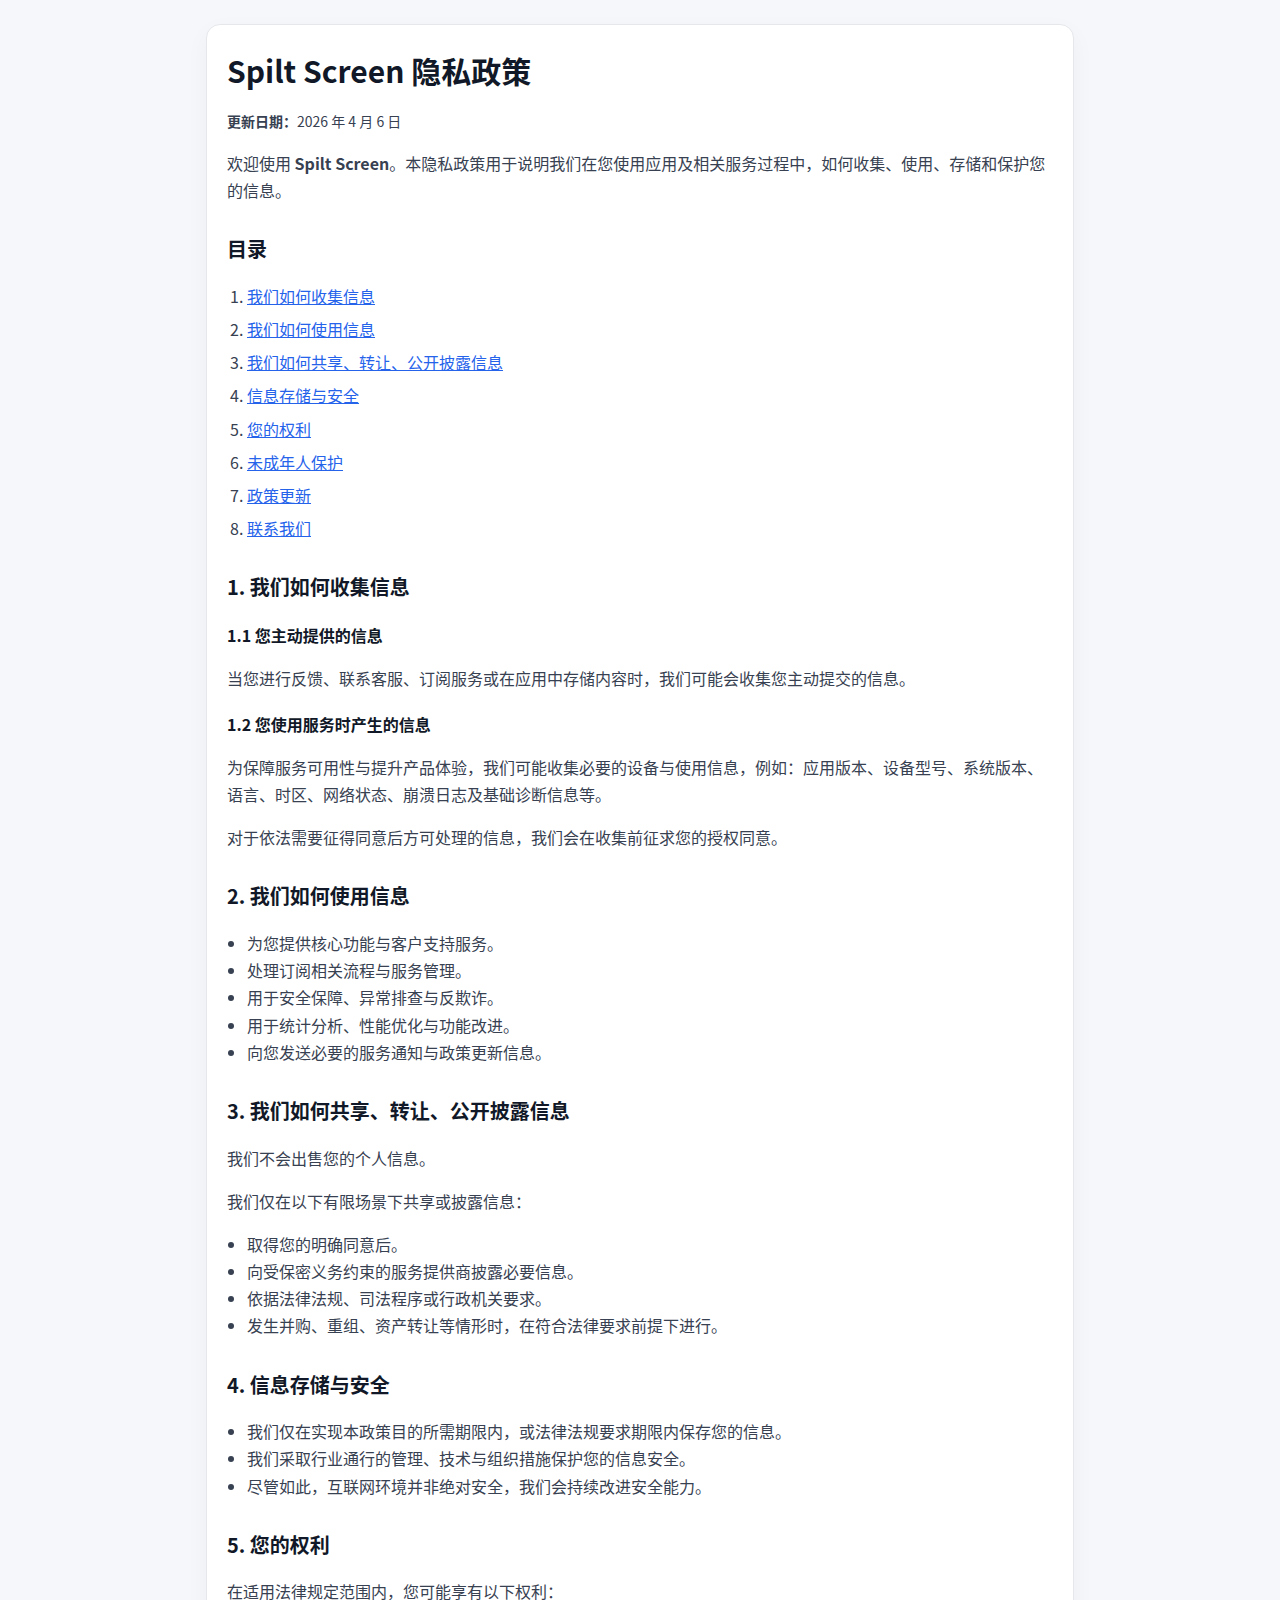
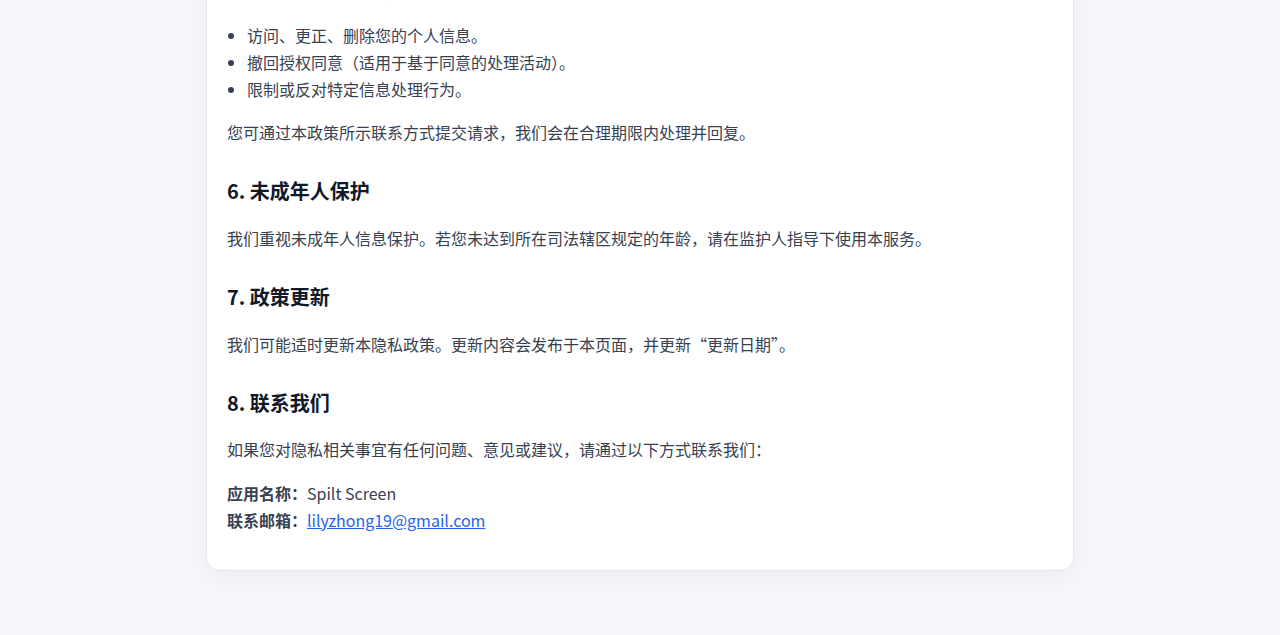
<file: spiltscreen/privacy_cn.html>
<!doctype html>
<html lang="zh-CN">
<head>
  <meta charset="utf-8" />
  <meta name="viewport" content="width=device-width, initial-scale=1" />
  <title>Spilt Screen 隐私政策</title>
  <style>
    :root {
      --bg: #f6f7fb;
      --card: #ffffff;
      --text: #111827;
      --muted: #374151;
      --link: #2563eb;
      --border: #e5e7eb;
    }
    * { box-sizing: border-box; }
    body {
      margin: 0;
      font-family: -apple-system, BlinkMacSystemFont, "PingFang SC", "Microsoft YaHei", "Noto Sans CJK SC", sans-serif;
      background: var(--bg);
      color: var(--text);
      line-height: 1.7;
    }
    .wrap {
      max-width: 900px;
      margin: 24px auto;
      padding: 0 16px 40px;
    }
    .card {
      background: var(--card);
      border: 1px solid var(--border);
      border-radius: 14px;
      padding: 20px;
      box-shadow: 0 8px 24px rgba(0, 0, 0, 0.04);
    }
    h1 { margin: 0 0 8px; font-size: 30px; }
    h2 { margin-top: 28px; font-size: 20px; }
    h3 { margin-top: 18px; font-size: 16px; }
    p, li { color: var(--muted); }
    .meta { font-size: 14px; margin-bottom: 10px; }
    a { color: var(--link); text-decoration: underline; }
    ul, ol { padding-left: 20px; }
    .toc li { margin: 6px 0; }
  </style>
</head>
<body>
  <div class="wrap">
    <div class="card">
      <h1>Spilt Screen 隐私政策</h1>
      <p class="meta"><strong>更新日期：</strong>2026 年 4 月 6 日</p>
      <p>
        欢迎使用 <strong>Spilt Screen</strong>。本隐私政策用于说明我们在您使用应用及相关服务过程中，如何收集、使用、存储和保护您的信息。
      </p>

      <h2>目录</h2>
      <ol class="toc">
        <li><a href="#collect">我们如何收集信息</a></li>
        <li><a href="#use">我们如何使用信息</a></li>
        <li><a href="#share">我们如何共享、转让、公开披露信息</a></li>
        <li><a href="#storage">信息存储与安全</a></li>
        <li><a href="#rights">您的权利</a></li>
        <li><a href="#minors">未成年人保护</a></li>
        <li><a href="#changes">政策更新</a></li>
        <li><a href="#contact">联系我们</a></li>
      </ol>

      <h2 id="collect">1. 我们如何收集信息</h2>
      <h3>1.1 您主动提供的信息</h3>
      <p>
        当您进行反馈、联系客服、订阅服务或在应用中存储内容时，我们可能会收集您主动提交的信息。
      </p>
      <h3>1.2 您使用服务时产生的信息</h3>
      <p>
        为保障服务可用性与提升产品体验，我们可能收集必要的设备与使用信息，例如：应用版本、设备型号、系统版本、语言、时区、网络状态、崩溃日志及基础诊断信息等。
      </p>
      <p>
        对于依法需要征得同意后方可处理的信息，我们会在收集前征求您的授权同意。
      </p>

      <h2 id="use">2. 我们如何使用信息</h2>
      <ul>
        <li>为您提供核心功能与客户支持服务。</li>
        <li>处理订阅相关流程与服务管理。</li>
        <li>用于安全保障、异常排查与反欺诈。</li>
        <li>用于统计分析、性能优化与功能改进。</li>
        <li>向您发送必要的服务通知与政策更新信息。</li>
      </ul>

      <h2 id="share">3. 我们如何共享、转让、公开披露信息</h2>
      <p>我们不会出售您的个人信息。</p>
      <p>我们仅在以下有限场景下共享或披露信息：</p>
      <ul>
        <li>取得您的明确同意后。</li>
        <li>向受保密义务约束的服务提供商披露必要信息。</li>
        <li>依据法律法规、司法程序或行政机关要求。</li>
        <li>发生并购、重组、资产转让等情形时，在符合法律要求前提下进行。</li>
      </ul>

      <h2 id="storage">4. 信息存储与安全</h2>
      <ul>
        <li>我们仅在实现本政策目的所需期限内，或法律法规要求期限内保存您的信息。</li>
        <li>我们采取行业通行的管理、技术与组织措施保护您的信息安全。</li>
        <li>尽管如此，互联网环境并非绝对安全，我们会持续改进安全能力。</li>
      </ul>

      <h2 id="rights">5. 您的权利</h2>
      <p>在适用法律规定范围内，您可能享有以下权利：</p>
      <ul>
        <li>访问、更正、删除您的个人信息。</li>
        <li>撤回授权同意（适用于基于同意的处理活动）。</li>
        <li>限制或反对特定信息处理行为。</li>
      </ul>
      <p>
        您可通过本政策所示联系方式提交请求，我们会在合理期限内处理并回复。
      </p>

      <h2 id="minors">6. 未成年人保护</h2>
      <p>
        我们重视未成年人信息保护。若您未达到所在司法辖区规定的年龄，请在监护人指导下使用本服务。
      </p>

      <h2 id="changes">7. 政策更新</h2>
      <p>
        我们可能适时更新本隐私政策。更新内容会发布于本页面，并更新“更新日期”。
      </p>

      <h2 id="contact">8. 联系我们</h2>
      <p>如果您对隐私相关事宜有任何问题、意见或建议，请通过以下方式联系我们：</p>
      <p>
        <strong>应用名称：</strong>Spilt Screen<br />
        <strong>联系邮箱：</strong><a href="mailto:lilyzhong19@gmail.com">lilyzhong19@gmail.com</a>
      </p>
    </div>
  </div>
</body>
</html>
</file>
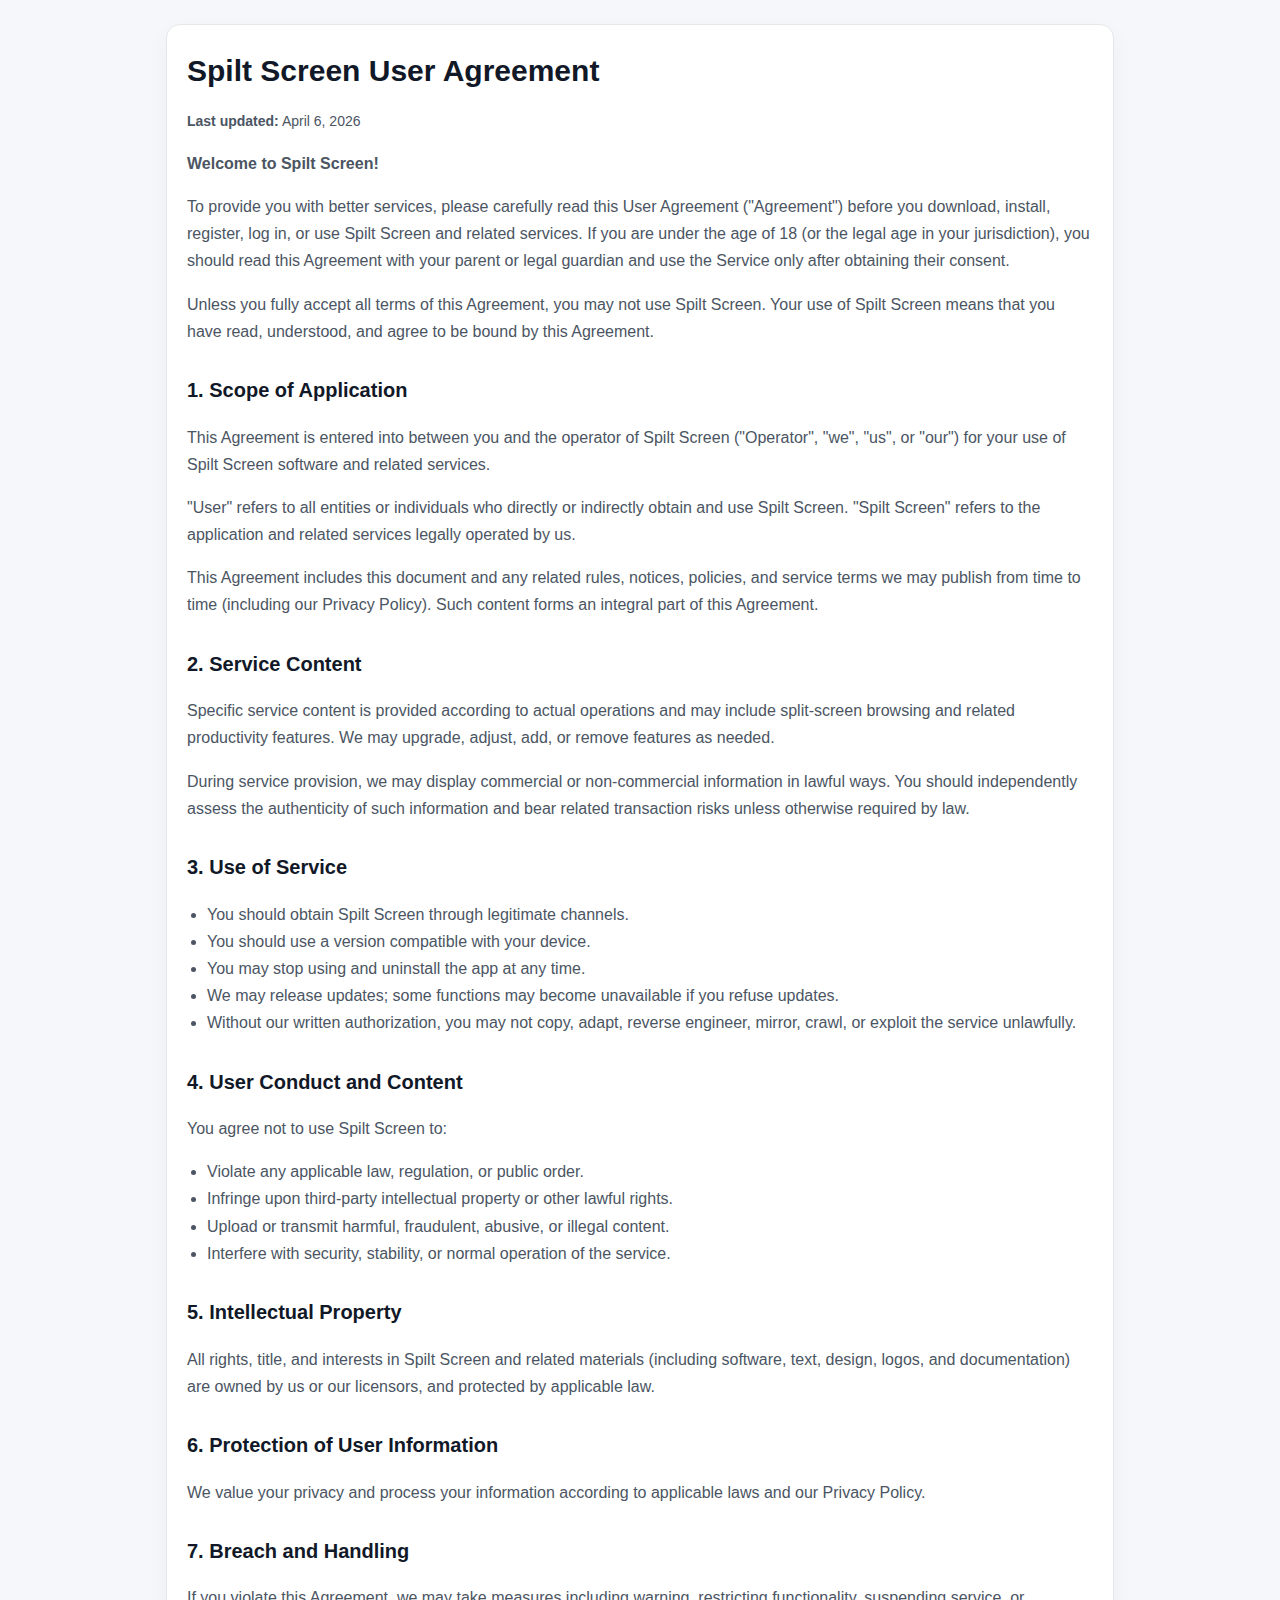
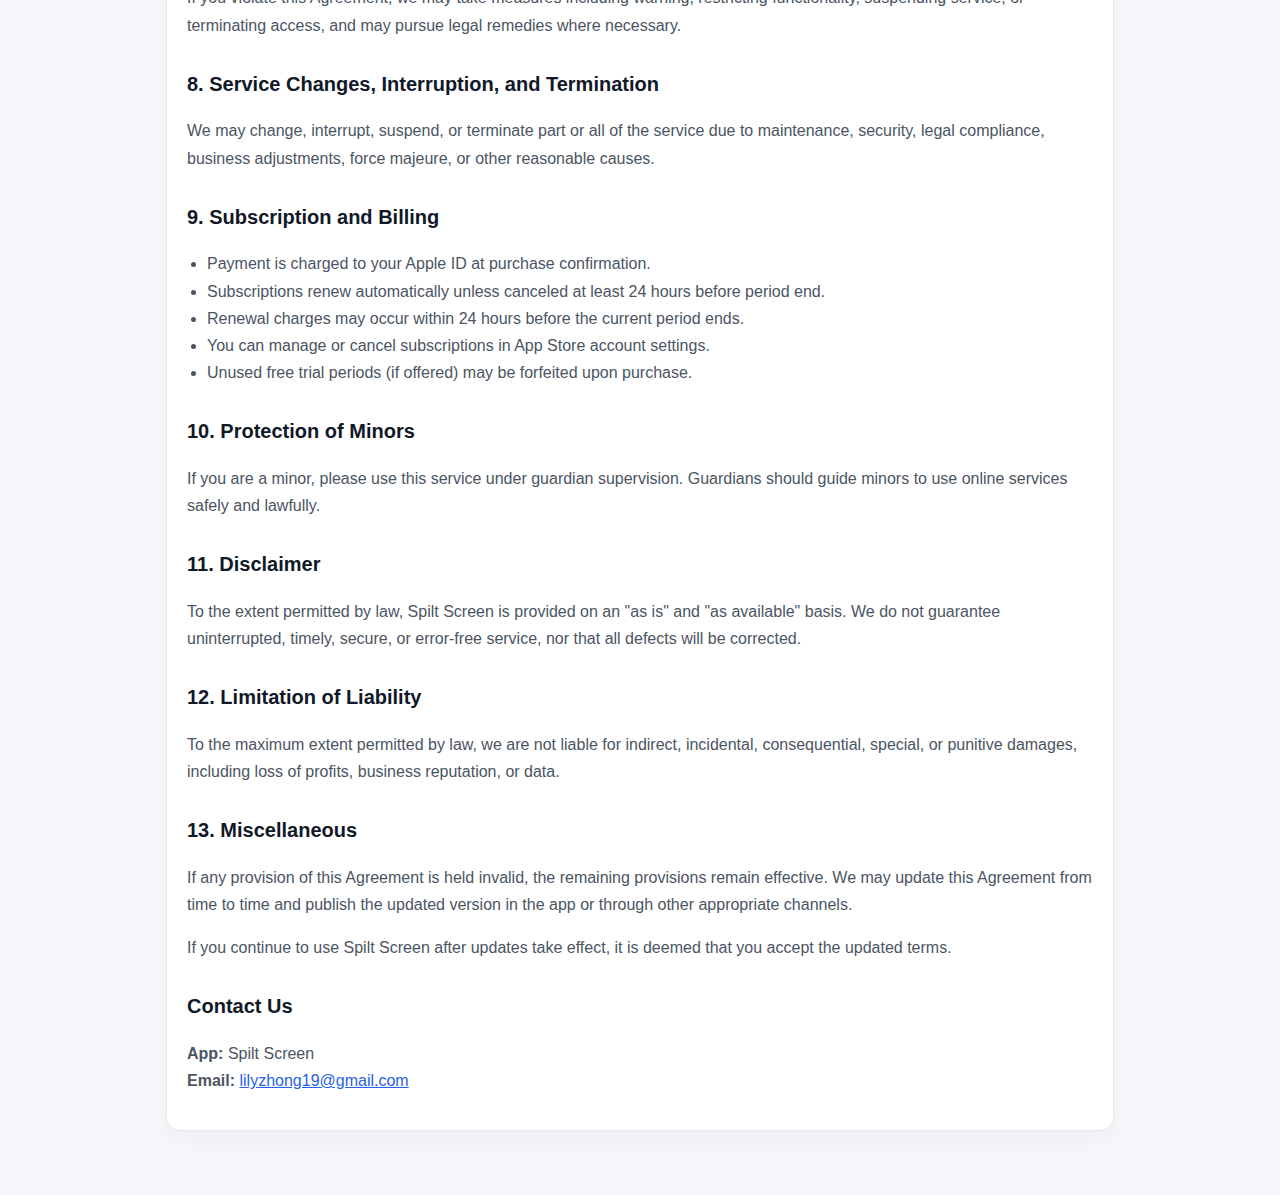
<file: spiltscreen/terms.html>
<!doctype html>
<html lang="en">
<head>
  <meta charset="utf-8" />
  <meta name="viewport" content="width=device-width, initial-scale=1" />
  <title>Spilt Screen User Agreement</title>
  <style>
    :root {
      --bg: #f6f7fb;
      --card: #fff;
      --text: #111827;
      --muted: #4b5563;
      --link: #2563eb;
      --border: #e5e7eb;
    }
    * { box-sizing: border-box; }
    body {
      margin: 0;
      font-family: -apple-system, BlinkMacSystemFont, "Segoe UI", Roboto, Helvetica, Arial, sans-serif;
      background: var(--bg);
      color: var(--text);
      line-height: 1.7;
    }
    .wrap { max-width: 980px; margin: 24px auto; padding: 0 16px 40px; }
    .card {
      background: var(--card);
      border: 1px solid var(--border);
      border-radius: 14px;
      padding: 20px;
      box-shadow: 0 8px 24px rgba(0, 0, 0, 0.04);
    }
    h1 { margin: 0 0 8px; font-size: 30px; }
    h2 { margin-top: 28px; font-size: 20px; }
    p, li { color: var(--muted); }
    .meta { font-size: 14px; margin-bottom: 10px; }
    a { color: var(--link); text-decoration: underline; }
    ul, ol { padding-left: 20px; }
  </style>
</head>
<body>
  <div class="wrap">
    <div class="card">
      <h1>Spilt Screen User Agreement</h1>
      <p class="meta"><strong>Last updated:</strong> April 6, 2026</p>

      <p><strong>Welcome to Spilt Screen!</strong></p>
      <p>
        To provide you with better services, please carefully read this User Agreement ("Agreement") before you download, install, register, log in, or use Spilt Screen and related services.
        If you are under the age of 18 (or the legal age in your jurisdiction), you should read this Agreement with your parent or legal guardian and use the Service only after obtaining their consent.
      </p>
      <p>
        Unless you fully accept all terms of this Agreement, you may not use Spilt Screen. Your use of Spilt Screen means that you have read, understood, and agree to be bound by this Agreement.
      </p>

      <h2>1. Scope of Application</h2>
      <p>
        This Agreement is entered into between you and the operator of Spilt Screen ("Operator", "we", "us", or "our") for your use of Spilt Screen software and related services.
      </p>
      <p>
        "User" refers to all entities or individuals who directly or indirectly obtain and use Spilt Screen. "Spilt Screen" refers to the application and related services legally operated by us.
      </p>
      <p>
        This Agreement includes this document and any related rules, notices, policies, and service terms we may publish from time to time (including our Privacy Policy). Such content forms an integral part of this Agreement.
      </p>

      <h2>2. Service Content</h2>
      <p>
        Specific service content is provided according to actual operations and may include split-screen browsing and related productivity features. We may upgrade, adjust, add, or remove features as needed.
      </p>
      <p>
        During service provision, we may display commercial or non-commercial information in lawful ways. You should independently assess the authenticity of such information and bear related transaction risks unless otherwise required by law.
      </p>

      <h2>3. Use of Service</h2>
      <ul>
        <li>You should obtain Spilt Screen through legitimate channels.</li>
        <li>You should use a version compatible with your device.</li>
        <li>You may stop using and uninstall the app at any time.</li>
        <li>We may release updates; some functions may become unavailable if you refuse updates.</li>
        <li>Without our written authorization, you may not copy, adapt, reverse engineer, mirror, crawl, or exploit the service unlawfully.</li>
      </ul>

      <h2>4. User Conduct and Content</h2>
      <p>You agree not to use Spilt Screen to:</p>
      <ul>
        <li>Violate any applicable law, regulation, or public order.</li>
        <li>Infringe upon third-party intellectual property or other lawful rights.</li>
        <li>Upload or transmit harmful, fraudulent, abusive, or illegal content.</li>
        <li>Interfere with security, stability, or normal operation of the service.</li>
      </ul>

      <h2>5. Intellectual Property</h2>
      <p>
        All rights, title, and interests in Spilt Screen and related materials (including software, text, design, logos, and documentation) are owned by us or our licensors, and protected by applicable law.
      </p>

      <h2>6. Protection of User Information</h2>
      <p>
        We value your privacy and process your information according to applicable laws and our Privacy Policy.
      </p>

      <h2>7. Breach and Handling</h2>
      <p>
        If you violate this Agreement, we may take measures including warning, restricting functionality, suspending service, or terminating access, and may pursue legal remedies where necessary.
      </p>

      <h2>8. Service Changes, Interruption, and Termination</h2>
      <p>
        We may change, interrupt, suspend, or terminate part or all of the service due to maintenance, security, legal compliance, business adjustments, force majeure, or other reasonable causes.
      </p>

      <h2>9. Subscription and Billing</h2>
      <ul>
        <li>Payment is charged to your Apple ID at purchase confirmation.</li>
        <li>Subscriptions renew automatically unless canceled at least 24 hours before period end.</li>
        <li>Renewal charges may occur within 24 hours before the current period ends.</li>
        <li>You can manage or cancel subscriptions in App Store account settings.</li>
        <li>Unused free trial periods (if offered) may be forfeited upon purchase.</li>
      </ul>

      <h2>10. Protection of Minors</h2>
      <p>
        If you are a minor, please use this service under guardian supervision. Guardians should guide minors to use online services safely and lawfully.
      </p>

      <h2>11. Disclaimer</h2>
      <p>
        To the extent permitted by law, Spilt Screen is provided on an "as is" and "as available" basis. We do not guarantee uninterrupted, timely, secure, or error-free service, nor that all defects will be corrected.
      </p>

      <h2>12. Limitation of Liability</h2>
      <p>
        To the maximum extent permitted by law, we are not liable for indirect, incidental, consequential, special, or punitive damages, including loss of profits, business reputation, or data.
      </p>

      <h2>13. Miscellaneous</h2>
      <p>
        If any provision of this Agreement is held invalid, the remaining provisions remain effective. We may update this Agreement from time to time and publish the updated version in the app or through other appropriate channels.
      </p>
      <p>
        If you continue to use Spilt Screen after updates take effect, it is deemed that you accept the updated terms.
      </p>

      <h2>Contact Us</h2>
      <p>
        <strong>App:</strong> Spilt Screen<br />
        <strong>Email:</strong> <a href="mailto:lilyzhong19@gmail.com">lilyzhong19@gmail.com</a>
      </p>
    </div>
  </div>
</body>
</html>
</file>
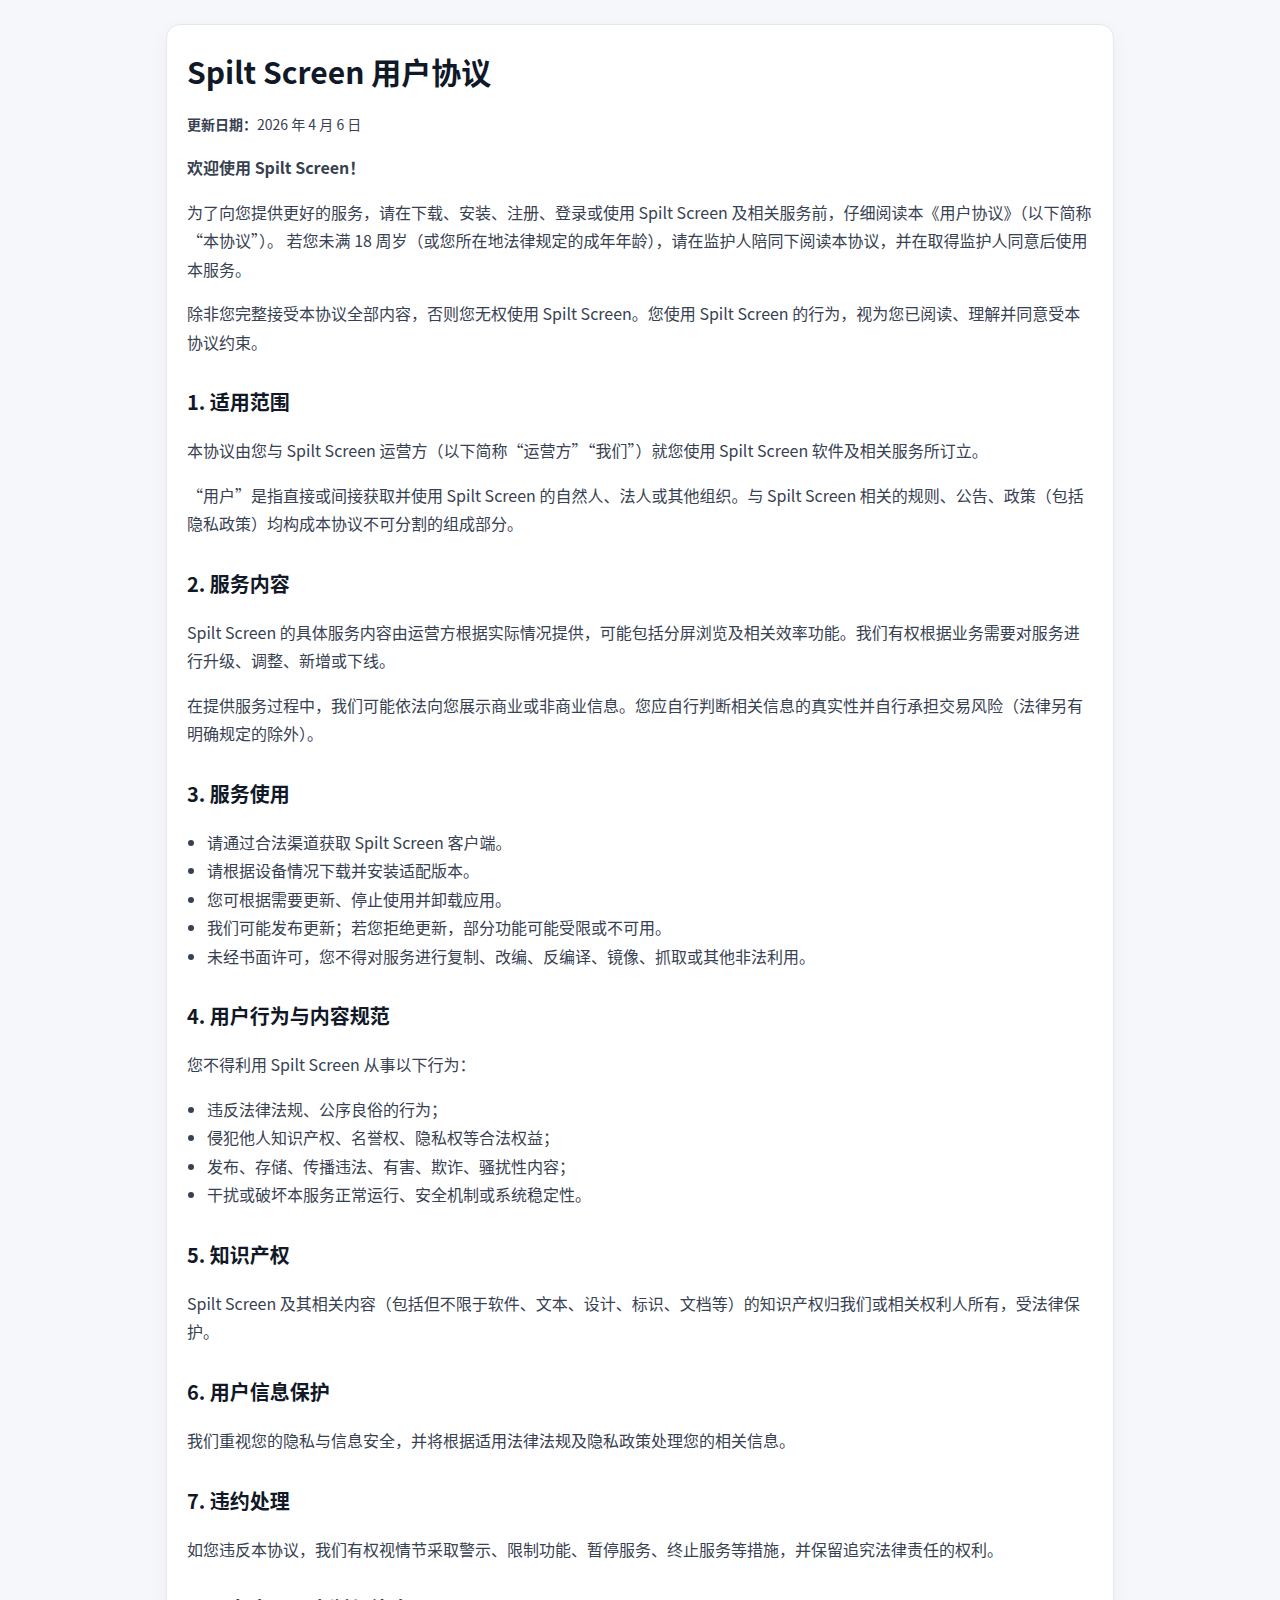
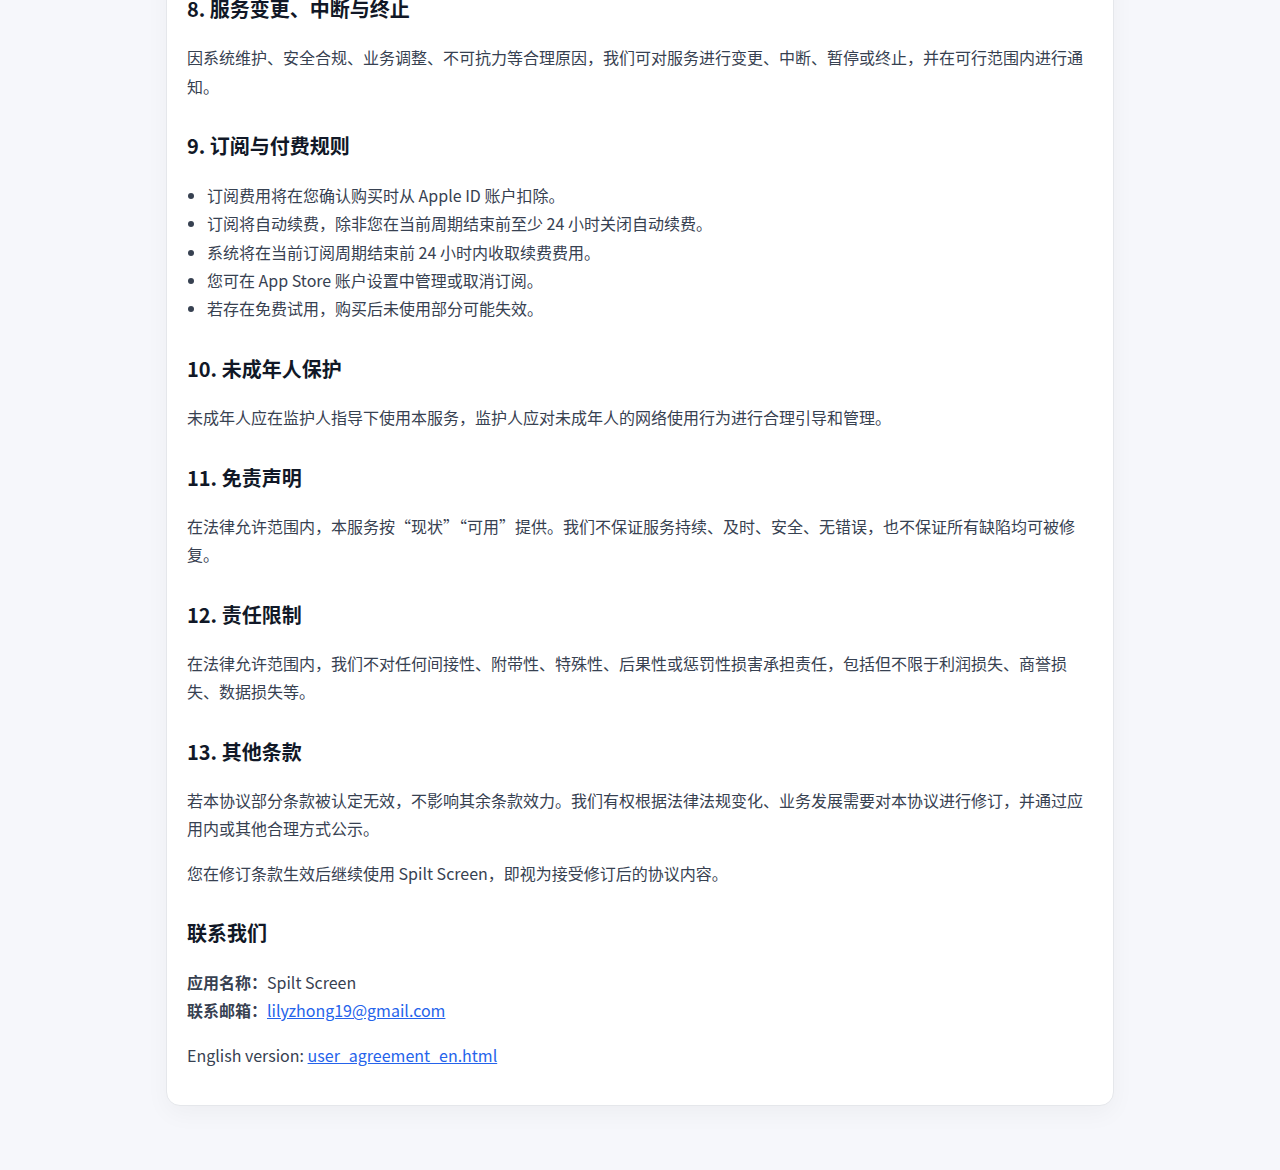
<file: spiltscreen/terms_cn.html>
<!doctype html>
<html lang="zh-CN">
<head>
  <meta charset="utf-8" />
  <meta name="viewport" content="width=device-width, initial-scale=1" />
  <title>Spilt Screen 用户协议</title>
  <style>
    :root {
      --bg: #f6f7fb;
      --card: #fff;
      --text: #111827;
      --muted: #374151;
      --link: #2563eb;
      --border: #e5e7eb;
    }
    * { box-sizing: border-box; }
    body {
      margin: 0;
      font-family: -apple-system, BlinkMacSystemFont, "PingFang SC", "Microsoft YaHei", "Noto Sans CJK SC", sans-serif;
      background: var(--bg);
      color: var(--text);
      line-height: 1.78;
    }
    .wrap { max-width: 980px; margin: 24px auto; padding: 0 16px 40px; }
    .card {
      background: var(--card);
      border: 1px solid var(--border);
      border-radius: 14px;
      padding: 20px;
      box-shadow: 0 8px 24px rgba(0, 0, 0, 0.04);
    }
    h1 { margin: 0 0 8px; font-size: 30px; }
    h2 { margin-top: 28px; font-size: 20px; }
    p, li { color: var(--muted); }
    .meta { font-size: 14px; margin-bottom: 10px; }
    a { color: var(--link); text-decoration: underline; }
    ul, ol { padding-left: 20px; }
  </style>
</head>
<body>
  <div class="wrap">
    <div class="card">
      <h1>Spilt Screen 用户协议</h1>
      <p class="meta"><strong>更新日期：</strong>2026 年 4 月 6 日</p>

      <p><strong>欢迎使用 Spilt Screen！</strong></p>
      <p>
        为了向您提供更好的服务，请在下载、安装、注册、登录或使用 Spilt Screen 及相关服务前，仔细阅读本《用户协议》（以下简称“本协议”）。
        若您未满 18 周岁（或您所在地法律规定的成年年龄），请在监护人陪同下阅读本协议，并在取得监护人同意后使用本服务。
      </p>
      <p>
        除非您完整接受本协议全部内容，否则您无权使用 Spilt Screen。您使用 Spilt Screen 的行为，视为您已阅读、理解并同意受本协议约束。
      </p>

      <h2>1. 适用范围</h2>
      <p>
        本协议由您与 Spilt Screen 运营方（以下简称“运营方”“我们”）就您使用 Spilt Screen 软件及相关服务所订立。
      </p>
      <p>
        “用户”是指直接或间接获取并使用 Spilt Screen 的自然人、法人或其他组织。与 Spilt Screen 相关的规则、公告、政策（包括隐私政策）均构成本协议不可分割的组成部分。
      </p>

      <h2>2. 服务内容</h2>
      <p>
        Spilt Screen 的具体服务内容由运营方根据实际情况提供，可能包括分屏浏览及相关效率功能。我们有权根据业务需要对服务进行升级、调整、新增或下线。
      </p>
      <p>
        在提供服务过程中，我们可能依法向您展示商业或非商业信息。您应自行判断相关信息的真实性并自行承担交易风险（法律另有明确规定的除外）。
      </p>

      <h2>3. 服务使用</h2>
      <ul>
        <li>请通过合法渠道获取 Spilt Screen 客户端。</li>
        <li>请根据设备情况下载并安装适配版本。</li>
        <li>您可根据需要更新、停止使用并卸载应用。</li>
        <li>我们可能发布更新；若您拒绝更新，部分功能可能受限或不可用。</li>
        <li>未经书面许可，您不得对服务进行复制、改编、反编译、镜像、抓取或其他非法利用。</li>
      </ul>

      <h2>4. 用户行为与内容规范</h2>
      <p>您不得利用 Spilt Screen 从事以下行为：</p>
      <ul>
        <li>违反法律法规、公序良俗的行为；</li>
        <li>侵犯他人知识产权、名誉权、隐私权等合法权益；</li>
        <li>发布、存储、传播违法、有害、欺诈、骚扰性内容；</li>
        <li>干扰或破坏本服务正常运行、安全机制或系统稳定性。</li>
      </ul>

      <h2>5. 知识产权</h2>
      <p>
        Spilt Screen 及其相关内容（包括但不限于软件、文本、设计、标识、文档等）的知识产权归我们或相关权利人所有，受法律保护。
      </p>

      <h2>6. 用户信息保护</h2>
      <p>
        我们重视您的隐私与信息安全，并将根据适用法律法规及隐私政策处理您的相关信息。
      </p>

      <h2>7. 违约处理</h2>
      <p>
        如您违反本协议，我们有权视情节采取警示、限制功能、暂停服务、终止服务等措施，并保留追究法律责任的权利。
      </p>

      <h2>8. 服务变更、中断与终止</h2>
      <p>
        因系统维护、安全合规、业务调整、不可抗力等合理原因，我们可对服务进行变更、中断、暂停或终止，并在可行范围内进行通知。
      </p>

      <h2>9. 订阅与付费规则</h2>
      <ul>
        <li>订阅费用将在您确认购买时从 Apple ID 账户扣除。</li>
        <li>订阅将自动续费，除非您在当前周期结束前至少 24 小时关闭自动续费。</li>
        <li>系统将在当前订阅周期结束前 24 小时内收取续费费用。</li>
        <li>您可在 App Store 账户设置中管理或取消订阅。</li>
        <li>若存在免费试用，购买后未使用部分可能失效。</li>
      </ul>

      <h2>10. 未成年人保护</h2>
      <p>
        未成年人应在监护人指导下使用本服务，监护人应对未成年人的网络使用行为进行合理引导和管理。
      </p>

      <h2>11. 免责声明</h2>
      <p>
        在法律允许范围内，本服务按“现状”“可用”提供。我们不保证服务持续、及时、安全、无错误，也不保证所有缺陷均可被修复。
      </p>

      <h2>12. 责任限制</h2>
      <p>
        在法律允许范围内，我们不对任何间接性、附带性、特殊性、后果性或惩罚性损害承担责任，包括但不限于利润损失、商誉损失、数据损失等。
      </p>

      <h2>13. 其他条款</h2>
      <p>
        若本协议部分条款被认定无效，不影响其余条款效力。我们有权根据法律法规变化、业务发展需要对本协议进行修订，并通过应用内或其他合理方式公示。
      </p>
      <p>
        您在修订条款生效后继续使用 Spilt Screen，即视为接受修订后的协议内容。
      </p>

      <h2>联系我们</h2>
      <p>
        <strong>应用名称：</strong>Spilt Screen<br />
        <strong>联系邮箱：</strong><a href="mailto:lilyzhong19@gmail.com">lilyzhong19@gmail.com</a>
      </p>
      <p>
        English version: <a href="./user_agreement_en.html">user_agreement_en.html</a>
      </p>
    </div>
  </div>
</body>
</html>
</file>
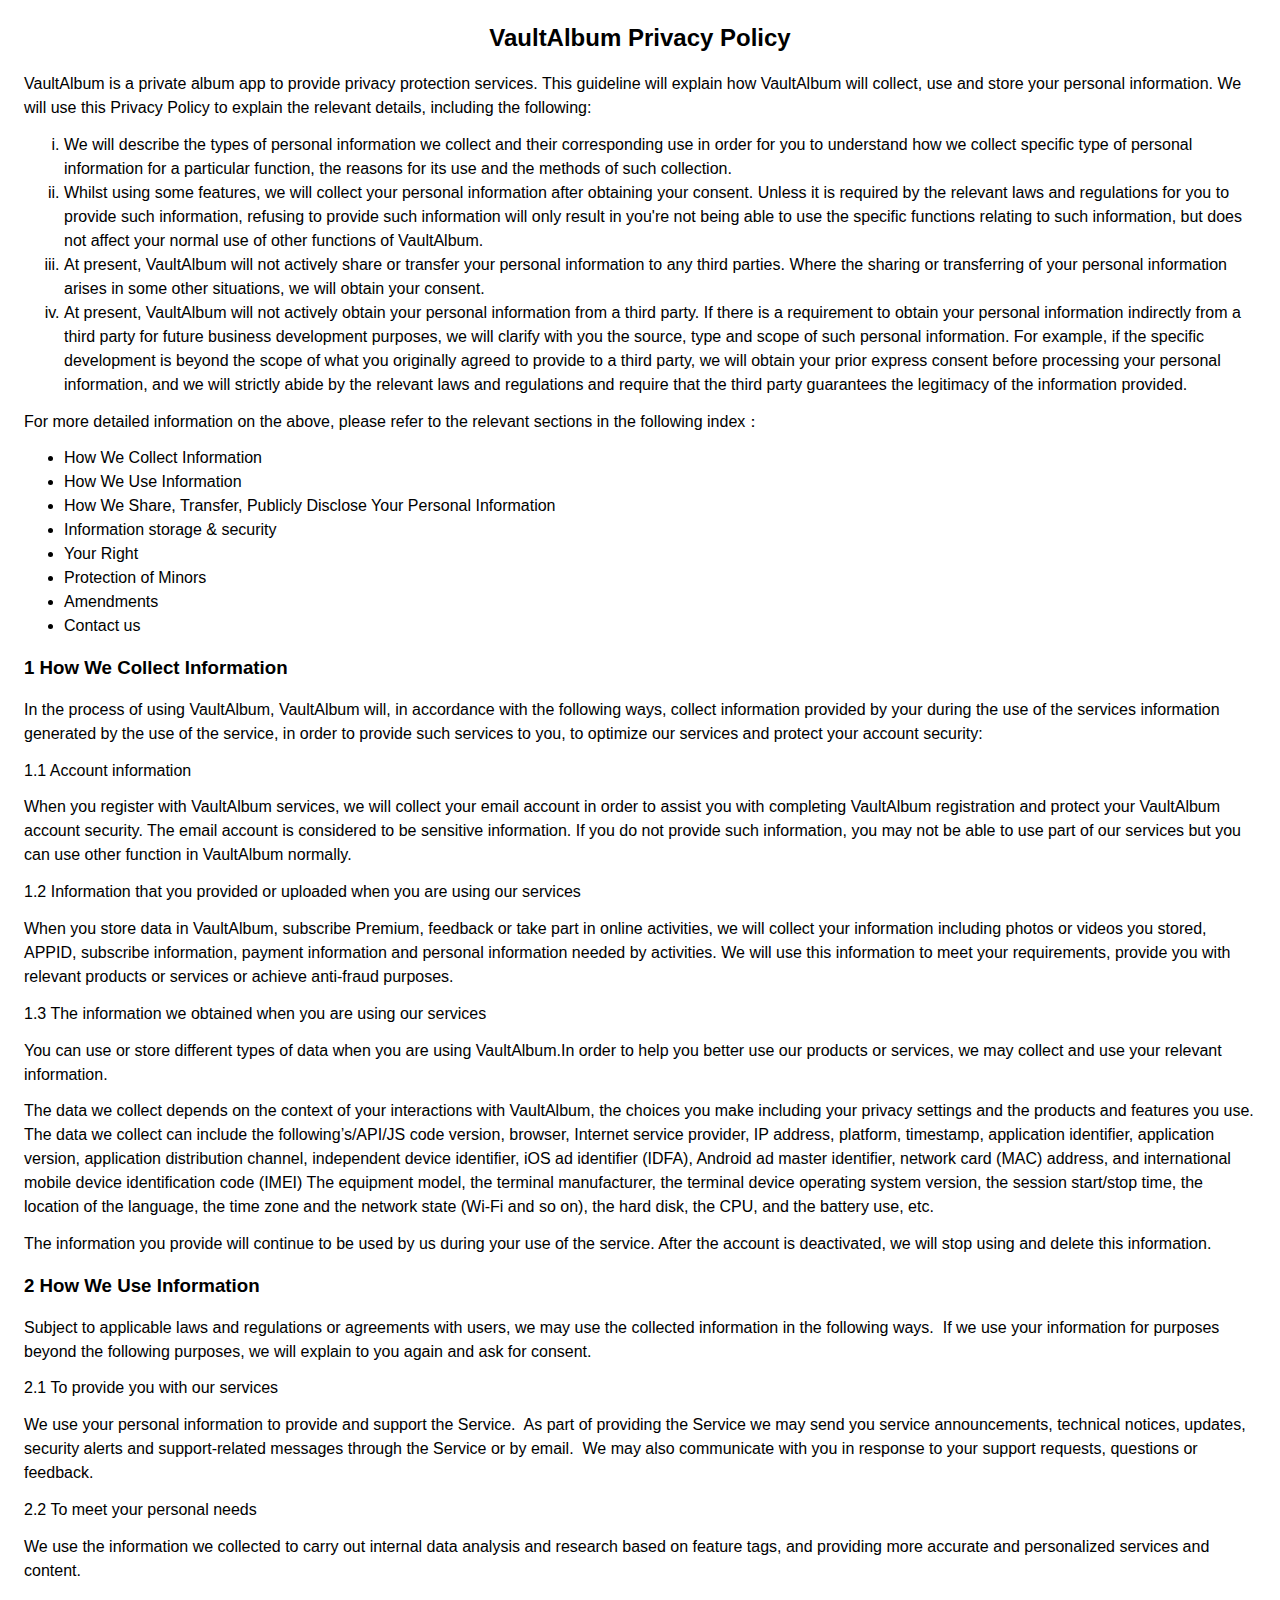
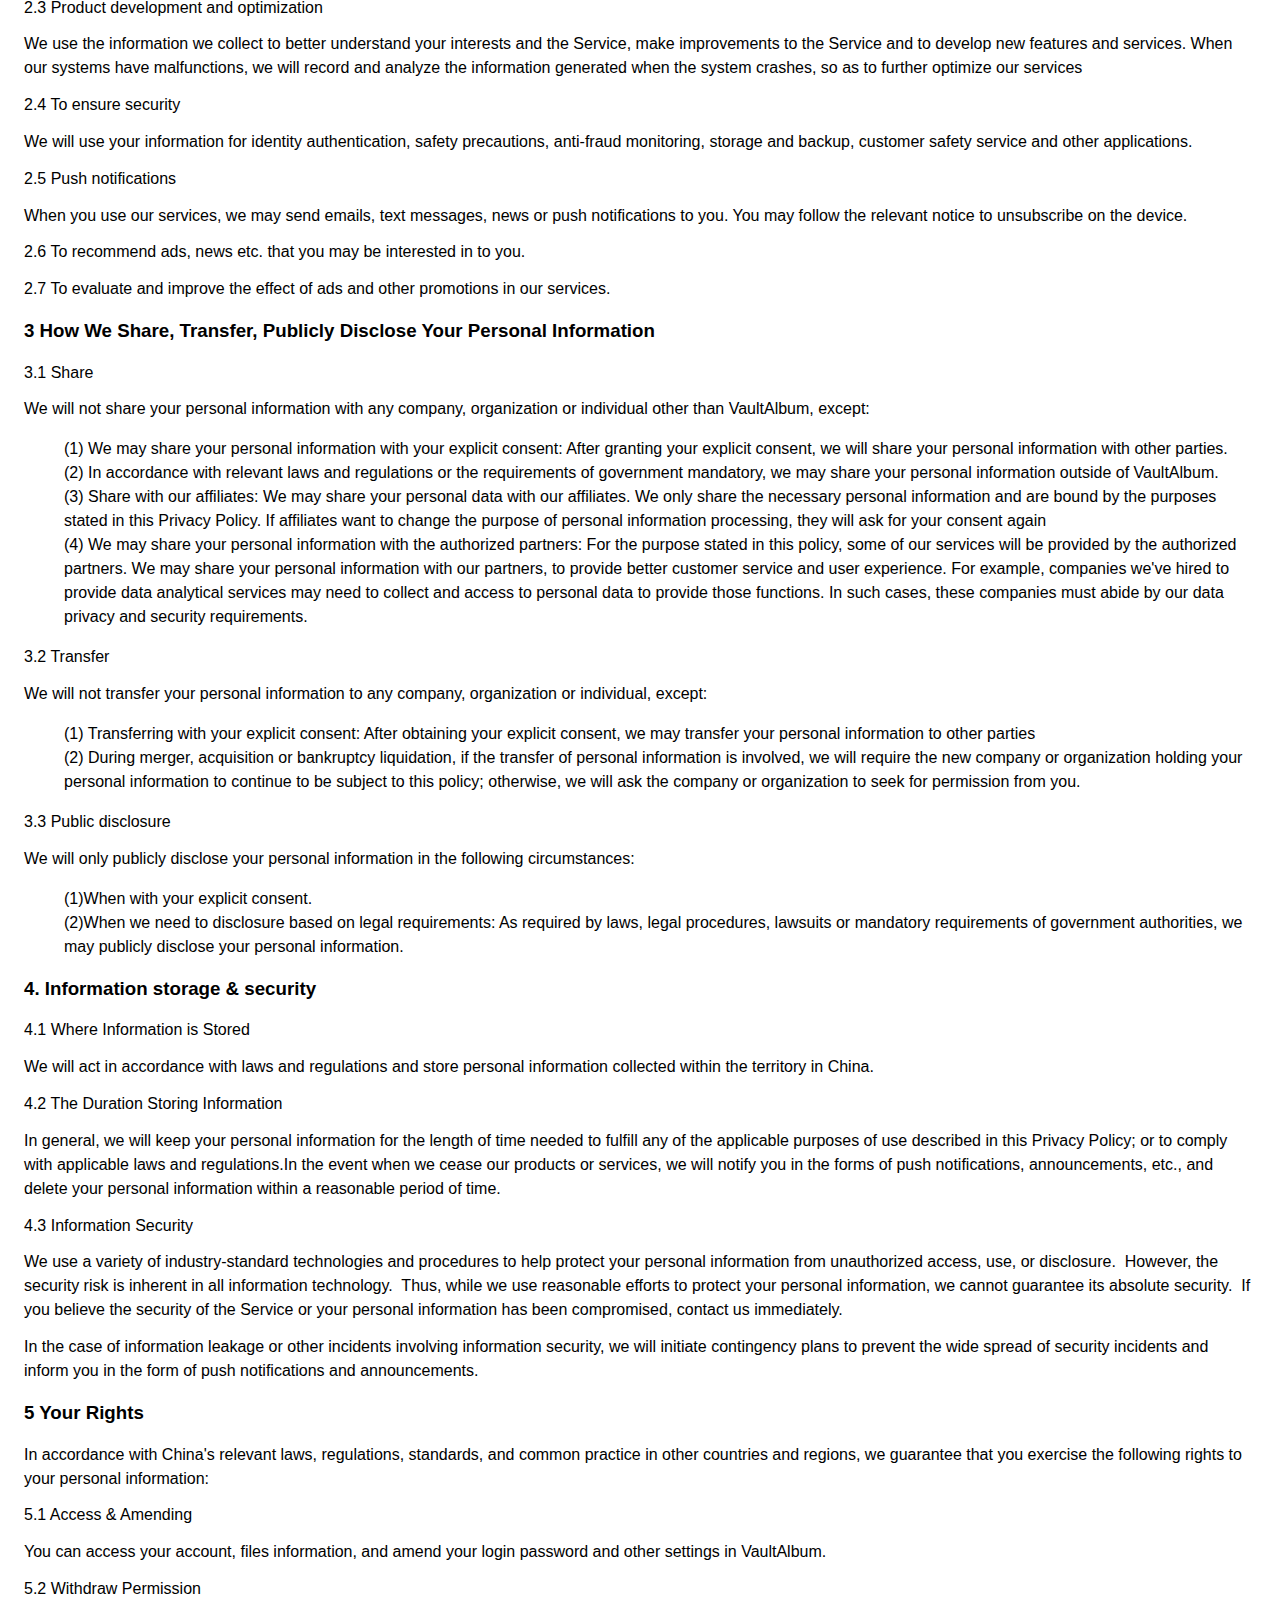
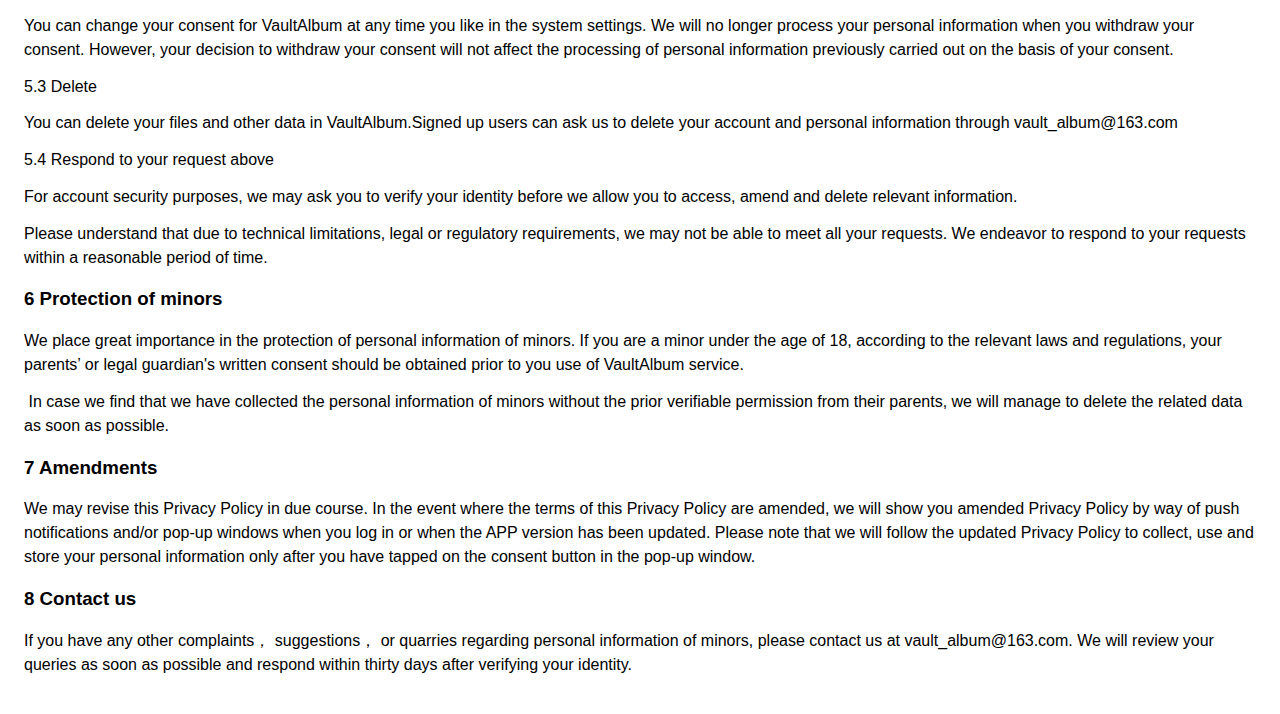
<file: vaultalbum/privacy-policy.html>
<html>
    <head>
    <meta http-equiv="Content-Type" content="text/html; charset=UTF-8">
    <title>Privacy Policy</title>
    
    <meta name="viewport" content="width=device-width, initial-scale=1.0">
    <style type="text/css">
    body {
        width: 100%;
        padding: 1.5rem;
        margin: 0;
        box-sizing: border-box;
        font-size: 1rem;
        margin: auto;
        background-color: #ffffff;
        color: #000000;
        font-family: "-apple-system", "Helvetica Neue", "Helvetica", "Arial", sans-serif;
    }

    h2 {
        text-align: center;
    }
    
    ol {
        width: 100%;
        box-sizing: border-box;
    }

    ol li {
        width: 100%;
        line-height: 1.5rem;
    }

    p {
        width: 100%;
        margin-bottom: .8rem;
        margin-top: .8rem;
        line-height: 1.5rem;
    }

    ul {
        width: 100%;
        box-sizing: border-box;
        margin: 0;
    }
    
    ul li {
        line-height: 1.5rem;
    }
    </style>
</head>

<body>

<h2>VaultAlbum Privacy Policy</h2>
<p>VaultAlbum is a private album app to provide privacy protection services. This guideline will explain how VaultAlbum will collect, use and store your personal information. We will use this Privacy Policy to explain the relevant details, including the following:</p>

<ul style="list-style: lower-roman;">
    <li>We will describe the types of personal information we collect and their corresponding use in order for you to understand how we collect specific type of personal information for a particular function, the reasons for its use and the methods of such collection.</li>
    <li>Whilst using some features, we will collect your personal information after obtaining your consent. Unless it is required by the relevant laws and regulations for you to provide such information, refusing to provide such information will only result in you're not being able to use the specific functions relating to such information, but does not affect your normal use of other functions of VaultAlbum.</li>
    <li>At present, VaultAlbum will not actively share or transfer your personal information to any third parties. Where the sharing or transferring of your personal information arises in some other situations, we will obtain your consent.</li>
    <li>At present, VaultAlbum will not actively obtain your personal information from a third party. If there is a requirement to obtain your personal information indirectly from a third party for future business development purposes, we will clarify with you the source, type and scope of such personal information. For example, if the specific development is beyond the scope of what you originally agreed to provide to a third party, we will obtain your prior express consent before processing your personal information, and we will strictly abide by the relevant laws and regulations and require that the third party guarantees the legitimacy of the information provided.</li>
</ul>
<p>For more detailed information on the above, please refer to the relevant sections in the following index：</p>
<ul>
    <li>How We Collect Information</li>
    <li>How We Use Information</li>
    <li>How We Share, Transfer, Publicly Disclose Your Personal Information</li>
    <li>Information storage &amp; security</li>
    <li>Your Right</li>
    <li>Protection of Minors</li>
    <li>Amendments</li>
    <li>Contact us</li>
</ul>


<h3>1 How We Collect Information</h3>
<p>In the process of using VaultAlbum, VaultAlbum will, in accordance with the following ways, collect information provided by your during the use of the services information generated by the use of the service, in order to provide such services to you, to optimize our services and protect your account security:</p>

<p>1.1 Account information</p>
<p>When you register with VaultAlbum services, we will collect your email account in order to assist you with completing VaultAlbum registration and protect your VaultAlbum account security. The email account is considered to be sensitive information. If you do not provide such information, you may not be able to use part of our services but you can use other function in VaultAlbum normally.</p>

<p>1.2 Information that you provided or uploaded when you are using our services</p>
<p>When you store data in VaultAlbum, subscribe Premium, feedback or take part in online activities, we will collect your information including photos or videos you stored, APPID, subscribe information, payment information and personal information needed by activities. We will use this information to meet your requirements, provide you with relevant products or services or achieve anti-fraud purposes.</p>

<p>1.3 The information we obtained when you are using our services</p>
<p>You can use or store different types of data when you are using VaultAlbum.In order to help you better use our products or services, we may collect and use your relevant information.</p>
<p>The data we collect depends on the context of your interactions with VaultAlbum, the choices you make including your privacy settings and the products and features you use. The data we collect can include the following’s/API/JS code version, browser, Internet service provider, IP address, platform, timestamp, application identifier, application version, application distribution channel, independent device identifier, iOS ad identifier (IDFA), Android ad master identifier, network card (MAC) address, and international mobile device identification code (IMEI) The equipment model, the terminal manufacturer, the terminal device operating system version, the session start/stop time, the location of the language, the time zone and the network state (Wi-Fi and so on), the hard disk, the CPU, and the battery use, etc.</p>
<p>The information you provide will continue to be used by us during your use of the service. After the account is deactivated, we will stop using and delete this information.</p>

<h3>2 How We Use Information</h3>
<p>Subject to applicable laws and regulations or agreements with users, we may use the collected information in the following ways.&nbsp; If we use your information for purposes beyond the following purposes, we will explain to you again and ask for consent.</p>

<p>2.1 To provide you with our services</p>
<p>We use your personal information to provide and support the Service.&nbsp; As part of providing the Service we may send you service announcements, technical notices, updates, security alerts and support-related messages through the Service or by email.&nbsp; We may also communicate with you in response to your support requests, questions or feedback.</p>

<p>2.2 To meet your personal needs</p>
<p>We use the information we collected to carry out internal data analysis and research based on feature tags, and providing more accurate and personalized services and content.</p>

<p>2.3 Product development and optimization</p>
<p>We use the information we collect to better understand your interests and the Service, make improvements to the Service and to develop new features and services. When our systems have malfunctions, we will record and analyze the information generated when the system crashes, so as to further optimize our services</p>

<p>2.4 To ensure security</p>
<p>We will use your information for identity authentication, safety precautions, anti-fraud monitoring, storage and backup, customer safety service and other applications.</p>

<p>2.5 Push notifications</p>
<p>When you use our services, we may send emails, text messages, news or push notifications to you. You may follow the relevant notice to unsubscribe on the device.</p>

<p>2.6 To recommend ads, news etc. that you may be interested in to you.</p>
<p>2.7 To evaluate and improve the effect of ads and other promotions in our services.</p>


<h3>3 How We Share, Transfer, Publicly Disclose Your Personal Information</h3>
<p>3.1 Share</p>
<p>We will not share your personal information with any company, organization or individual other than VaultAlbum, except:</p>

<ol style="list-style: none;">
    <li>(1)&nbsp;We may share your personal information with your explicit consent: After granting your explicit consent, we will share your personal information with other parties.</li>
    <li>(2) In accordance with relevant laws and regulations&nbsp;or the requirements of government mandatory, we may share your personal information outside of VaultAlbum.</li>
    <li>(3) Share with our affiliates: We may share your personal data with our affiliates. We only share the necessary personal information and are bound by the purposes stated in this Privacy Policy. If affiliates want to change the purpose of personal information processing, they will ask for your consent again</li>
    <li>(4) We may share your personal information with the authorized partners: For the purpose stated in this policy, some of our services will be provided by the authorized partners. We may share your personal information with our partners, to provide better customer service and user experience. For example, companies we've hired to provide data analytical services may need to collect and access to personal data to provide those functions. In such cases, these companies must abide by our data privacy and security requirements. </li>
</ol>

<p>3.2 Transfer</p>
<p>We will not transfer your personal information to any company, organization or individual, except:</p>

<ol style="list-style: none;">
    <li>(1) Transferring with your explicit consent: After obtaining your explicit consent, we may transfer your personal information to other parties</li>
    <li>(2) During merger, acquisition or bankruptcy liquidation, if the transfer of personal information is involved, we will require the new company or organization holding your personal information to continue to be subject to this policy; otherwise, we will ask the company or organization to seek for permission from you.</li>
</ol>

<p>3.3 Public disclosure</p>
<p>We will only publicly disclose your personal information in the following circumstances:</p>

<ol style="list-style: none;">
    <li>(1)When with your explicit consent.</li>
    <li>(2)When we need to disclosure based on legal requirements: As required by laws, legal procedures, lawsuits or mandatory requirements of government authorities, we may publicly disclose your personal information.</li>
</ol>

<h3>4. Information storage &amp; security</h3>
<p>4.1 Where Information is Stored</p>
<p>We will act in accordance with laws and regulations and store personal information collected within the territory in China.</p>

<p>4.2 The Duration Storing Information</p>
<p>In general, we will keep your personal information for the length of time needed to fulfill any of the applicable purposes of use described in this Privacy Policy; or to comply with applicable laws and regulations.In the event when we cease our products or services, we will notify you in the forms of push notifications, announcements, etc., and delete your personal information within a reasonable period of time.</p>

<p>4.3 Information Security</p>
<p>We use a variety of industry-standard technologies and procedures to help protect your personal information from unauthorized access, use, or disclosure.&nbsp; However, the security risk is inherent in all information technology.&nbsp; Thus, while we use reasonable efforts to protect your personal information, we cannot guarantee its absolute security.&nbsp; If you believe the security of the Service or your personal information has been compromised,&nbsp;contact us immediately.</p>
<p> In the case of information leakage or other incidents involving information security, we will initiate contingency plans to prevent the wide spread of security incidents and inform you in the form of push notifications and announcements.</p>


<h3>5 Your Rights</h3>
<p>In accordance with China's relevant laws, regulations, standards, and common practice in other countries and regions, we guarantee that you exercise the following rights to your personal information:</p>

<p>5.1 Access &amp; Amending</p>
<p>  You can access your account, files information, and amend your login password and other settings in VaultAlbum.</p>

<p>5.2 Withdraw Permission</p>
<p>You can change your consent for VaultAlbum at any time you like in the system settings. We will no longer process your personal information when you withdraw your consent. However, your decision to withdraw your consent will not affect the processing of personal information previously carried out on the basis of your consent.</p>

<p>5.3 Delete</p>
<p>You can delete your files and other data in VaultAlbum.Signed up users can ask us to delete your account and personal information through vault_album@163.com</p>

<p>5.4 Respond to your request above</p>
<p>For account security purposes, we may ask you to verify your identity before we allow you to access, amend and delete relevant information.</p>
<p>Please understand that due to technical limitations, legal or regulatory requirements, we may not be able to meet all your requests. We endeavor to respond to your requests within a reasonable period of time.</p>

<h3>6 Protection of minors</h3>
<p>We place great importance in the protection of personal information of minors. If you are a minor under the age of 18, according to the relevant laws and regulations, your parents’ or legal guardian's written consent should be obtained prior to you use of VaultAlbum service.&nbsp;</p>
<p>&nbsp;In case we find that we have collected the personal information of minors without the prior verifiable permission from their parents, we will manage to delete the related data as soon as possible.</p>

<h3>7 Amendments</h3>
<p>We may revise this Privacy Policy in due course. In the event where the terms of this Privacy Policy are amended, we will show you amended Privacy Policy by way of push notifications and/or pop-up windows when you log in or when the APP version has been updated. Please note that we will follow the updated Privacy Policy to collect, use and store your personal information only after you have tapped on the consent button in the pop-up window.</p>

<h3>8 Contact us</h3>
<p>If you have any other complaints， suggestions， or quarries regarding personal information of minors, please contact us at&nbsp;vault_album@163.com. We will review your queries as soon as possible and respond within thirty days after verifying your identity.</p>



</body>
</html>
</file>
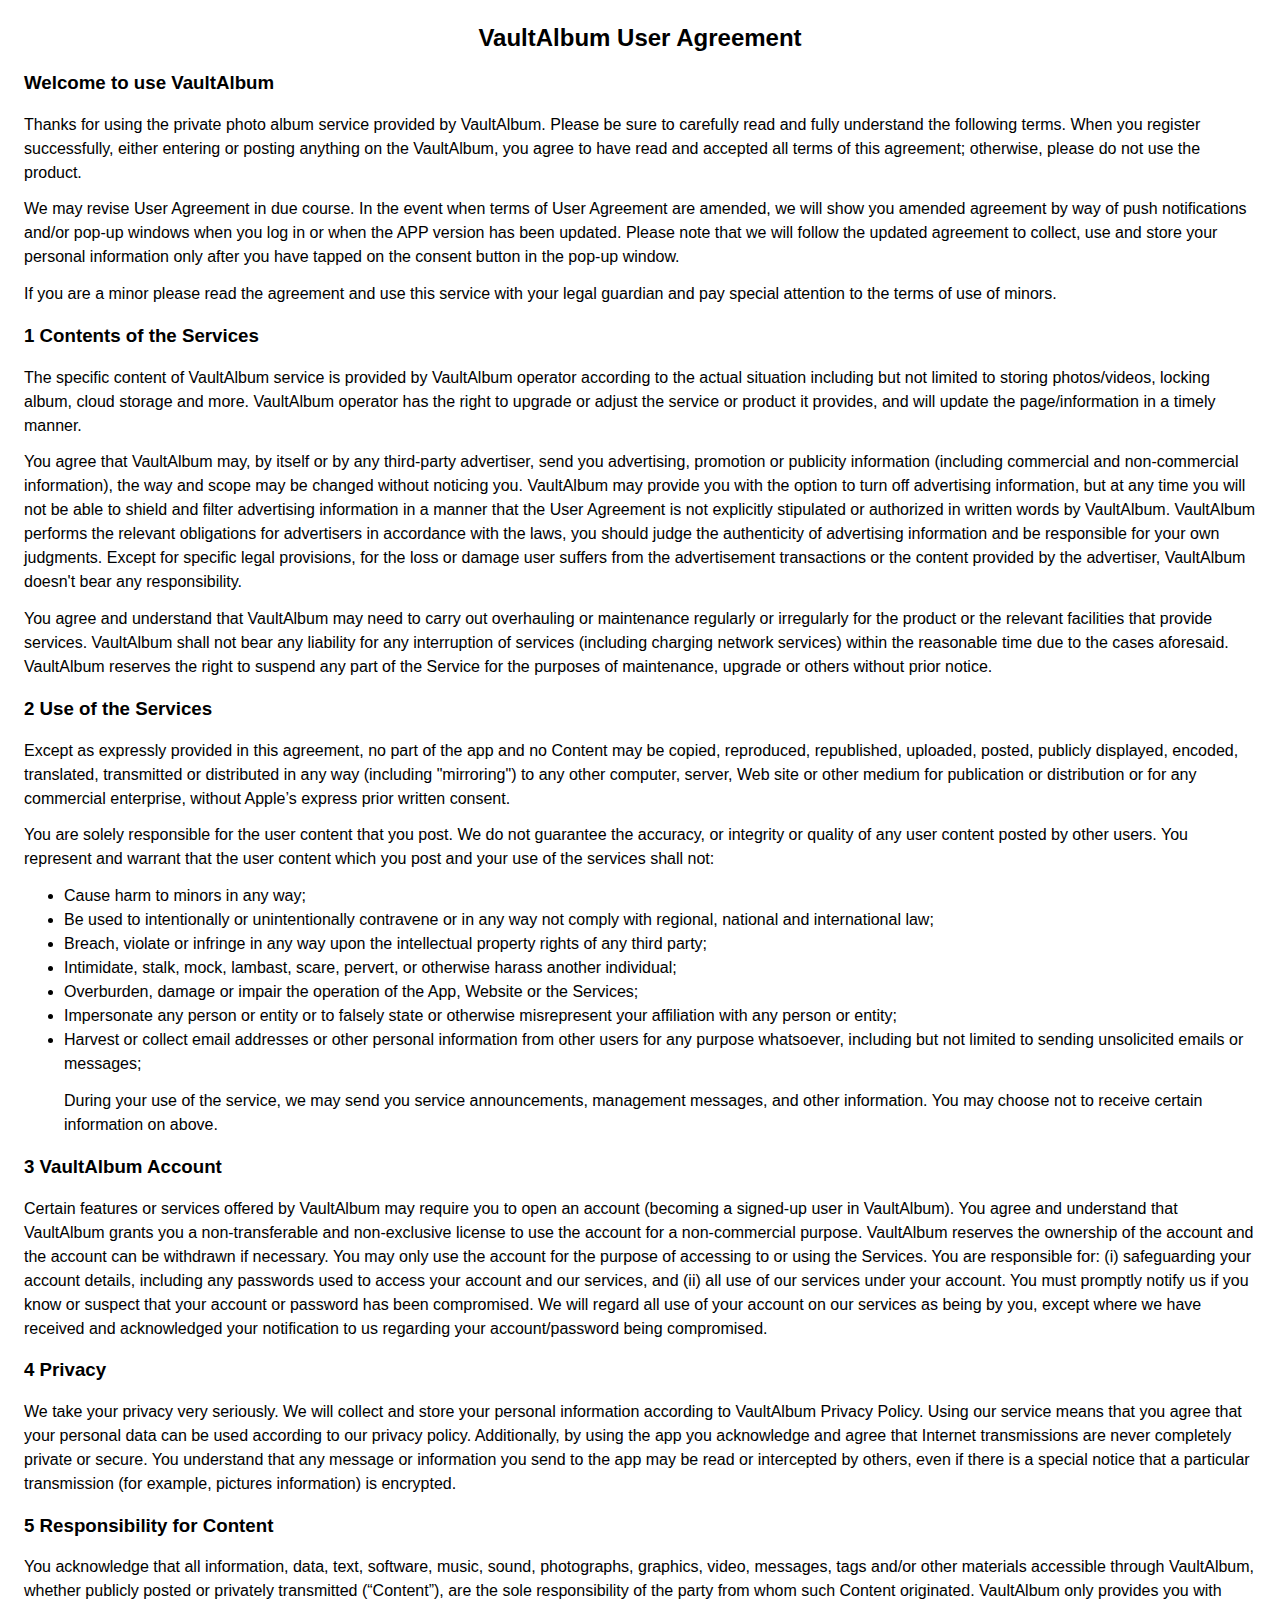
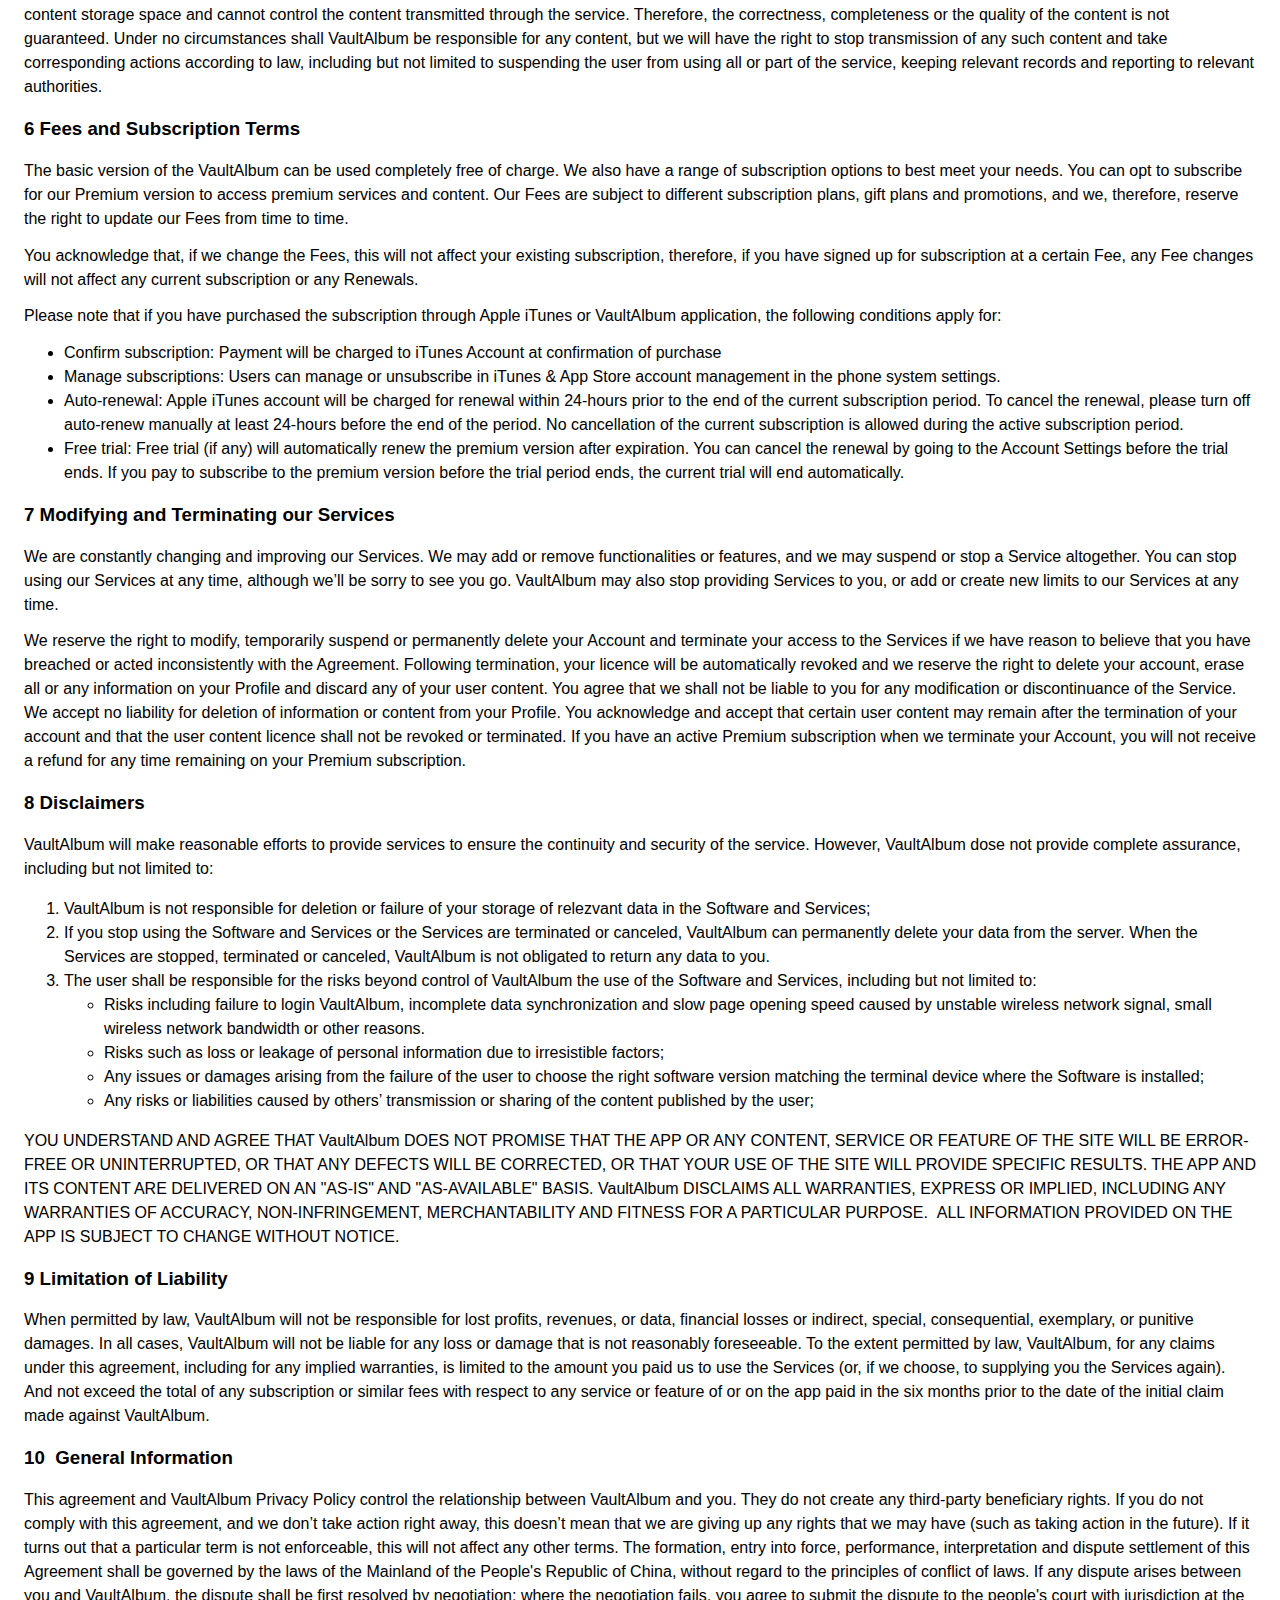
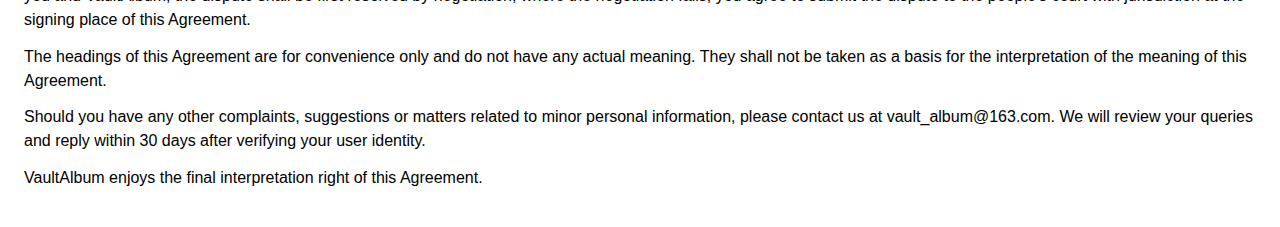
<file: vaultalbum/user-agreement.html>
<html><head><meta http-equiv="Content-Type" content="text/html; charset=UTF-8">
    <title>User Agreement</title>
    
    <meta name="viewport" content="width=device-width, initial-scale=1.0">
    <style type="text/css">
    body {
        width: 100%;
        padding: 1.5rem;
        margin: 0;
        box-sizing: border-box;
        font-size: 1rem;
        margin: auto;
        background-color: #ffffff;
        color: #000000;
        font-family: "-apple-system", "Helvetica Neue", "Helvetica", "Arial", sans-serif;
    }

    h2 {
        text-align: center;
    }
    
    ol {
        width: 100%;
        box-sizing: border-box;
    }

    ol li {
        width: 100%;
        line-height: 1.5rem;
    }

    p {
        width: 100%;
        margin-bottom: .8rem;
        margin-top: .8rem;
        line-height: 1.5rem;
    }

    ul {
        width: 100%;
        box-sizing: border-box;
        margin: 0;
    }
    
    ul li {
        line-height: 1.5rem;
    }
    </style>
</head>

<body>
    <h2>VaultAlbum User Agreement</h2>

    <h3>Welcome to use VaultAlbum</h3>
    <p>Thanks for using the private photo album service provided by VaultAlbum. Please be sure to carefully read and fully understand the following terms. When you register successfully, either entering or posting anything on the VaultAlbum, you agree to have read and accepted all terms of this agreement; otherwise, please do not use the product.</p>
    <p>We may revise User Agreement in due course. In the event when terms of  User Agreement are amended, we will show you amended agreement by way of push notifications and/or pop-up windows when you log in or when the APP version has been updated. Please note that we will follow the updated agreement to collect, use and store your personal information only after you have tapped on the consent button in the pop-up window.</p>
    <p>If you are a minor please read the agreement and use this service with your legal guardian and pay special attention to the terms of use of minors.</p>

    <h3>1 Contents of the Services</h3>
    <p>The specific content of VaultAlbum service is provided by VaultAlbum operator according to the actual situation including but not limited to storing photos/videos, locking album, cloud storage and more. VaultAlbum operator has the right to upgrade or adjust the service or product it provides, and will update the page/information in a timely manner.</p>
    <p>You agree that VaultAlbum may, by itself or by any third-party advertiser, send you advertising, promotion or publicity information (including commercial and non-commercial information), the way and scope may be changed without noticing you. VaultAlbum may provide you with the option to turn off advertising information, but at any time you will not be able to shield and filter advertising information in a manner that the User Agreement is not explicitly stipulated or authorized in written words by VaultAlbum. VaultAlbum performs the relevant obligations for advertisers in accordance with the laws, you should judge the authenticity of advertising information and be responsible for your own judgments. Except for specific legal provisions, for the loss or damage user suffers from the advertisement transactions or the content provided by the advertiser, VaultAlbum doesn't bear any responsibility. </p>
    <p>You agree and understand that VaultAlbum may need to carry out overhauling or maintenance regularly or irregularly for the product or the relevant facilities that provide services. VaultAlbum shall not bear any liability for any interruption of services (including charging network services) within the reasonable time due to the cases aforesaid. VaultAlbum reserves the right to suspend any part of the Service for the purposes of maintenance, upgrade or others without prior notice.</p>

    <h3>2 Use of the Services</h3>
    <p>Except as expressly provided in this agreement, no part of the app and no Content may be copied, reproduced, republished, uploaded, posted, publicly displayed, encoded, translated, transmitted or distributed in any way (including "mirroring") to any other computer, server, Web site or other medium for publication or distribution or for any commercial enterprise, without Apple’s express prior written consent.</p>
    <p>You are solely responsible for the user content that you post. We do not guarantee the accuracy, or integrity or quality of any user content posted by other users. You represent and warrant that the user content which you post and your use of the services shall not:</p>
    <ul>
        <li>Cause harm to minors in any way;</li>
        <li>Be used to intentionally or unintentionally contravene or in any way not comply with regional, national and international law;</li>
        <li>Breach, violate or infringe in any way upon the intellectual property rights of any third party;</li>
        <li>Intimidate, stalk, mock, lambast, scare, pervert, or otherwise harass another individual;</li>
        <li>Overburden, damage or impair the operation of the App, Website or the Services;</li>
        <li>Impersonate any person or entity or to falsely state or otherwise misrepresent your affiliation with any person or entity;</li>
        <li>Harvest or collect email addresses or other personal information from other users for any purpose whatsoever, including but not limited to sending unsolicited emails or messages;</li>
        <p>During your use of the service, we may send you service announcements, management messages, and other information. You may choose not to receive certain information on above.</p>
    </ul>
    
    <h3>3 VaultAlbum Account</h3>
    <p>Certain features or services offered by VaultAlbum may require you to open an account (becoming a signed-up user in VaultAlbum). You agree and understand that VaultAlbum grants you a non-transferable and non-exclusive license&nbsp;to use the account for a non-commercial purpose. VaultAlbum reserves the ownership of the account and the account can be withdrawn if necessary. You may only use the account for the purpose of accessing to or using the Services. You are responsible for: (i) safeguarding your account details, including any passwords used to access your account and our services, and (ii) all use of our services under your account. You must promptly notify us if you know or suspect that your account or password has been compromised. We will regard all use of your account on our services as being by you, except where we have received and acknowledged your notification to us regarding your account/password being compromised.</p>

    <h3>4 Privacy</h3>
    <p>We take your privacy very seriously.&nbsp;We will collect and store your personal information according to VaultAlbum Privacy Policy. Using our service means that you agree that your personal data can be used according to our privacy policy. Additionally, by using the app you acknowledge and agree that Internet transmissions are never completely private or secure. You understand that any message or information you send to the app may be read or intercepted by others, even if there is a special notice that a particular transmission (for example, pictures information) is encrypted.</p>

    <h3>5 Responsibility for Content</h3>
    <p>You acknowledge that all information, data, text, software, music, sound, photographs, graphics, video, messages, tags and/or other materials accessible through VaultAlbum, whether publicly posted or privately transmitted (“Content”), are the sole responsibility of the party from whom such Content originated. VaultAlbum only provides you with content storage space and cannot control the content transmitted through the service. Therefore, the correctness, completeness or the quality of the content is not guaranteed. Under no circumstances shall VaultAlbum be responsible for any content, but we will have the right to stop transmission of any such content and take corresponding actions according to law, including but not limited to suspending the user from using all or part of the service, keeping relevant records and reporting to relevant authorities.</p>

    <h3>6 Fees and Subscription Terms</h3>
    <p>The basic version of the VaultAlbum can be used completely free of charge.&nbsp;We also have a range of subscription options to best meet your needs.&nbsp;You can opt to subscribe for our Premium version to access premium services and content. Our Fees are subject to different subscription plans, gift plans and promotions, and we, therefore, reserve the right to update our Fees from time to time.</p>
    <p>You acknowledge that, if we change the Fees, this will not affect your existing subscription, therefore, if you have signed up for subscription at a certain Fee, any Fee changes will not affect any current subscription or any Renewals.</p>
    <p>Please note that if you have purchased the subscription through Apple iTunes or VaultAlbum application, the following conditions apply for:</p>
    <ul>
        <li>Confirm subscription: Payment will be charged to iTunes Account at confirmation of purchase</li>
        <li>Manage subscriptions: Users can manage or unsubscribe in iTunes &amp; App Store account management in the phone system settings.</li>
        <li>Auto-renewal: Apple iTunes account will be charged for renewal within 24-hours prior to the end of the current subscription period. To cancel the renewal, please turn off auto-renew manually at least 24-hours before the end of the period. No cancellation of the current subscription is allowed during the active subscription period.</li>
        <li>Free trial: Free trial (if any) will automatically renew the premium version after expiration. You can cancel the renewal by going to the Account Settings before the trial ends. If you pay to subscribe to the premium version before the trial period ends, the current trial will end automatically.</li>
    </ul>

    <h3>7 Modifying and Terminating our Services</h3>
    <p>We are constantly changing and improving our Services. We may add or remove functionalities or features, and we may suspend or stop a Service altogether. You can stop using our Services at any time, although we’ll be sorry to see you go. VaultAlbum may also stop providing Services to you, or add or create new limits to our Services at any time.</p>
    <p>We reserve the right to modify, temporarily suspend or permanently delete your Account and terminate your access to the Services if we have reason to believe that you have breached or acted inconsistently with the Agreement. Following termination, your licence will be automatically revoked and we reserve the right to delete your account, erase all or any information on your Profile and discard any of your user content. You agree that we shall not be liable to you for any modification or discontinuance of the Service. We accept no liability for deletion of information or content from your Profile. You acknowledge and accept that certain user content may remain after the termination of your account and that the user content licence shall not be revoked or terminated. If you have an active Premium subscription when we terminate your Account, you will not receive a refund for any time remaining on your Premium subscription.</p>

    <h3>8 Disclaimers</h3>
    <p>VaultAlbum will make reasonable efforts to provide services to ensure the continuity and security of the service. However, VaultAlbum dose not provide complete assurance, including but not limited to:</p>
    <ol>
        <li>VaultAlbum is not responsible for deletion or failure of your storage of relezvant data in the Software and Services;</li>
        <li>If you stop using the Software and Services or the Services are terminated or canceled, VaultAlbum can permanently delete your data from the server. When the Services are stopped, terminated or canceled, VaultAlbum is not obligated to return any data to you.</li>
        <li>
            The user shall be responsible for the risks beyond control of VaultAlbum the use of the Software and Services, including but not limited to:
            <ul>
                <li>Risks including failure to login VaultAlbum, incomplete data synchronization and slow page opening speed caused by unstable wireless network signal, small wireless network bandwidth or other reasons.</li>
                <li>Risks such as loss or leakage of personal information due to irresistible factors;</li>
                <li>Any issues or damages arising from the failure of the user to choose the right software version matching the terminal device where the Software is installed;</li>
                <li>Any risks or liabilities caused by others’ transmission or sharing of the content published by the user;</li>
            </ul>
        </li>
    </ol>
    <p>YOU UNDERSTAND AND AGREE THAT VaultAlbum DOES NOT PROMISE THAT THE APP OR ANY CONTENT, SERVICE OR FEATURE OF THE SITE WILL BE ERROR-FREE OR UNINTERRUPTED, OR THAT ANY DEFECTS WILL BE CORRECTED, OR THAT YOUR USE OF THE SITE WILL PROVIDE SPECIFIC RESULTS. THE APP AND ITS CONTENT ARE DELIVERED ON AN "AS-IS" AND "AS-AVAILABLE" BASIS. VaultAlbum DISCLAIMS ALL WARRANTIES, EXPRESS OR IMPLIED, INCLUDING ANY WARRANTIES OF ACCURACY, NON-INFRINGEMENT, MERCHANTABILITY AND FITNESS FOR A PARTICULAR PURPOSE. &nbsp;ALL INFORMATION PROVIDED ON THE APP IS SUBJECT TO CHANGE WITHOUT NOTICE.&nbsp;</p>

    <h3>9 Limitation of Liability</h3>
    <p>When permitted by law, VaultAlbum will not be responsible for lost profits, revenues, or data, financial losses or indirect, special, consequential, exemplary, or punitive damages. In all cases, VaultAlbum will not be liable for any loss or damage that is not reasonably foreseeable. To the extent permitted by law, VaultAlbum, for any claims under this agreement, including for any implied warranties, is limited to the amount you paid us to use the Services (or, if we choose, to supplying you the Services again). And not exceed the total of any subscription or similar fees with respect to any service or feature of or on the app paid in the six months prior to the date of the initial claim made against VaultAlbum.</p>

    <h3>10 &nbsp;General Information</h3>
    <p>This agreement and VaultAlbum Privacy Policy control the relationship between VaultAlbum and you. They do not create any third-party beneficiary rights. If you do not comply with this agreement, and we don’t take action right away, this doesn’t mean that we are giving up any rights that we may have (such as taking action in the future). If it turns out that a particular term is not enforceable, this will not affect any other terms. The formation, entry into force, performance, interpretation and dispute settlement of this Agreement shall be governed by the laws of the Mainland of the People's Republic of China, without regard to the principles of conflict of laws. If any dispute arises between you and VaultAlbum, the dispute shall be first resolved by negotiation; where the negotiation fails, you agree to submit the dispute to the people's court with jurisdiction at the signing place of this Agreement.</p>
    <p>The headings of this Agreement are for convenience only and do not have any actual meaning. They shall not be taken as a basis for the interpretation of the meaning of this Agreement.</p>
    <p>Should you have any other complaints, suggestions or matters related to minor personal information, please contact us at vault_album@163.com. We will review your queries and reply within 30 days after verifying your user identity.</p>

    <p>VaultAlbum enjoys the final interpretation right of this Agreement.</p>


</body></html>
</file>
